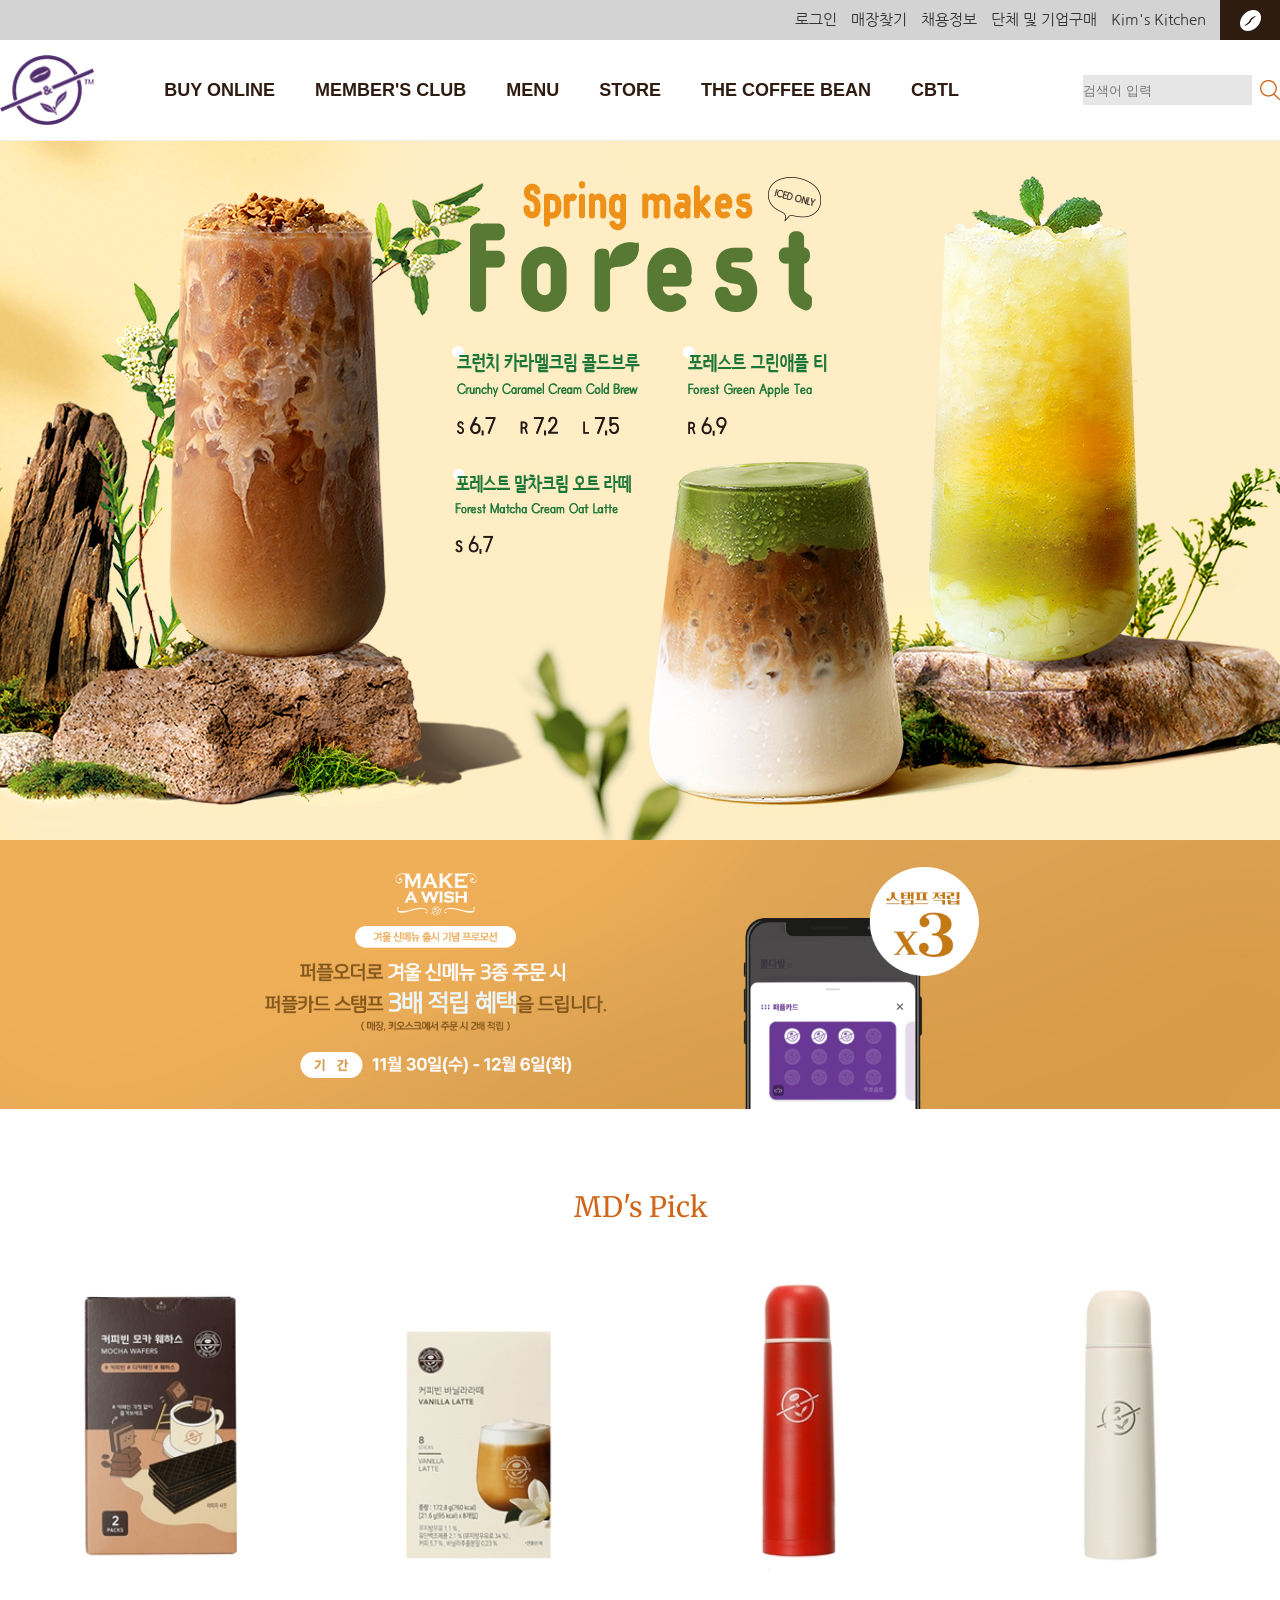
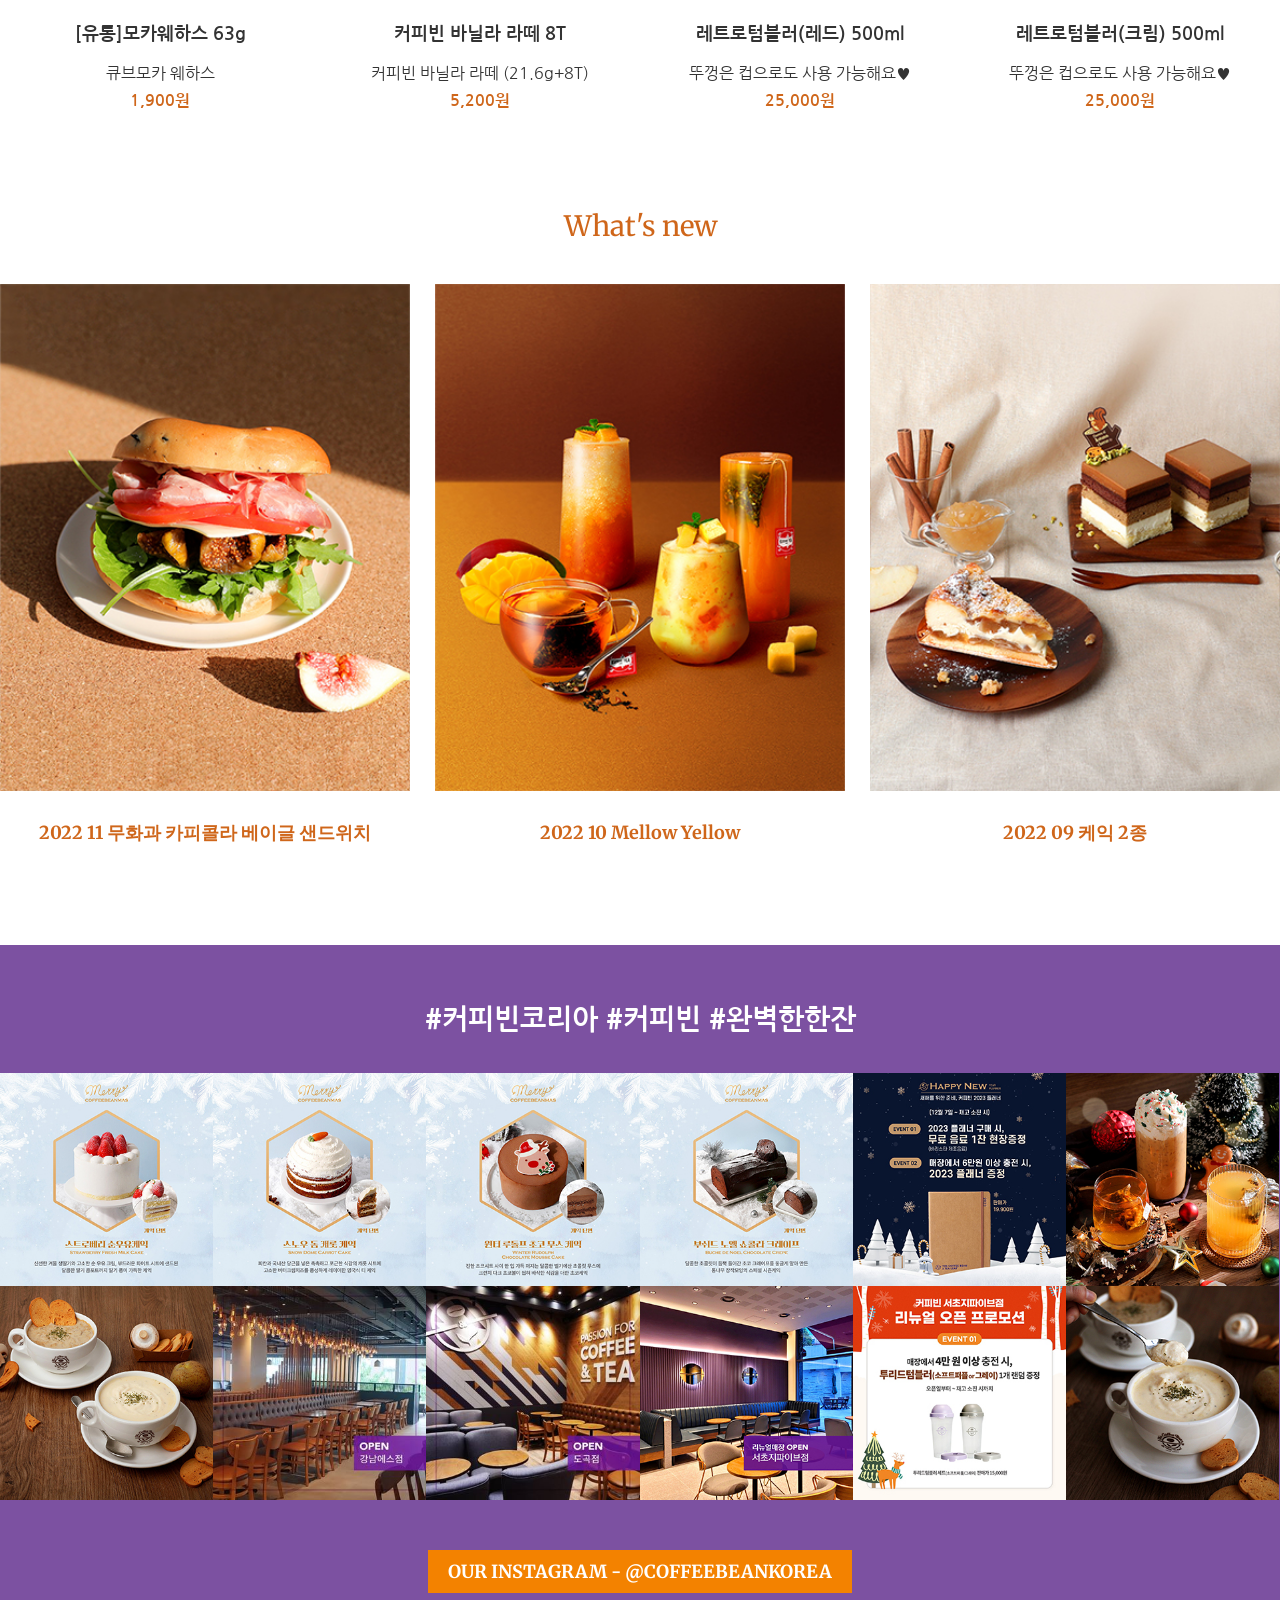
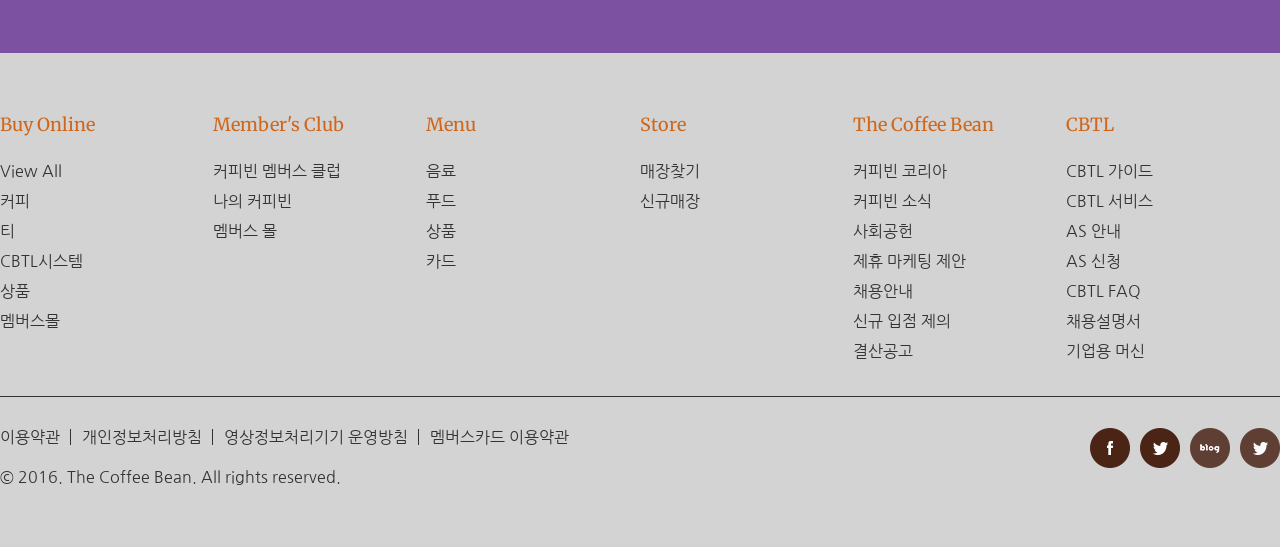
<file: index.html>
<!DOCTYPE html>
<html lang="ko">

<head>

    <meta charset="UTF-8">
    <title>커피빈코리아 | COFFEEBEAN KOREA</title>

    <!-- 구글 웹폰트 -->
    <link href="https://fonts.googleapis.com/css2?family=Merriweather:wght@300;400;700;900&family=Nanum+Gothic:wght@400;700;800&display=swap"rel="stylesheet">

    <!-- CSS -->
    <link rel="stylesheet" href="css/common.css">
    <link rel="stylesheet" href="css/reset.css">
    <link rel="stylesheet" href="css/header.css">
    <link rel="stylesheet" href="css/index.css">
    <link rel="stylesheet" href="css/footer.css">

</head>

<body>

    <header>

        <div class="header-top">

            <ul>
                <li><a href="#">로그인</a></li>
                <li><a href="#">매장찾기</a></li>
                <li><a href="#">채용정보</a></li>
                <li><a href="#">단체 및 기업구매</a></li>
                <li><a href="project/kims-kitchen/kims-kitchen.html" target="_blank">Kim's Kitchen</a></li>
                <li><a href="project/pedal/index.html" target="_blank">Pedal Faster</a></li>
            </ul>

        </div>

        <div class="header-bottom">

            <h1 class="logo"><a href="/index.html"><img src="/img/logo.png" alt="COFFEEBEAN KOREA"></a></h1>

            <nav class="gnb">
                <ul>
                    <li><a href="#">BUY ONLINE</a></li>
                    <li><a href="#">MEMBER'S CLUB</a></li>
                    <li><a href="#">MENU</a></li>
                    <li><a href="#">STORE</a></li>
                    <li class="active"><a href="/coffeebean/contents/coffeebeanstory.html">THE COFFEE BEAN</a></li>
                    <li><a href="#">CBTL</a></li>
                </ul>
            </nav>

            <div class="search">
                <form name="searchfrm">
                    <input type="text" placeholder="검색어 입력">
                    <input type="submit">
                </form>
                <!-- <button><img src="" alt=""></button> -->
            </div>

        </div>

    </header>

    <main>

        <!-- 메인 비주얼 배너(신제품):배경이미지로 구현 -->
        <article class="promotion">

            <a href="#">
                <h2>Spring makes Forest</h2>
                <p>봄을 맞이해 커피빈의 신메뉴가 출시되었습니다!</p>

                <ul>
                    <li>크런치 카라멜크림 콜드브루</li>
                    <li>포레스트 말차크림 오트라떼</li>
                    <li>포레스트 그린애플티</li>
                </ul>
            </a>

        </article>

        <!-- 이벤트 배너 : 이미지 태그 사용 -->
        <article class="event">
            <a href="#">
                <img src="img/main_event.jpg"
                    alt="겨울 신메뉴 출시 기념 프로모션 - 퍼프오더로 겨울 신메뉴 3종 주문 시 퍼플카드 스탬프 3배 적립 혜택을 드립니다. (매장, 키오스크에서 주문시 2배 적립), 기간 : 11월 30일 (수) ~ 12월 6일 (화)">
            </a>

        </article>

    </main>

    <section>
        <!-- MD's PICK -->
        <article class="md-pick">

            <h2 class="sec-tit">MD's Pick</h2>

            <div class="md-wrap clearfix">

                <div class="md-box">
                    <div class="photo">
                        <img src="img/MD01.jpg" alt="">
                        <a href="#" class="quick">Quick view</a>
                    </div>

                    <div class="caption">
                        <h3 class="name">[유통]모카웨하스 63g</h3>
                        <p class="des">큐브모카 웨하스</p>
                        <p class="price">1,900원</p>
                    </div>
                </div>

                <div class="md-box">
                    <div class="photo">
                        <img src="img/MD02.jpg" alt="">
                        <a href="#" class="quick">Quick view</a>
                    </div>

                    <div class="caption">
                        <h3 class="name">커피빈 바닐라 라떼 8T</h3>
                        <p class="des">커피빈 바닐라 라떼 (21.6g+8T)</p>
                        <p class="price">5,200원</p>
                    </div>
                </div>

                <div class="md-box">
                    <div class="photo">
                        <img src="img/MD03.jpg" alt="">
                        <a href="#" class="quick">Quick view</a>
                    </div>

                    <div class="caption">
                        <h3 class="name">레트로텀블러(레드) 500ml</h3>
                        <p class="des">뚜껑은 컵으로도 사용 가능해요♥</p>
                        <p class="price">25,000원</p>
                    </div>
                </div>

                <div class="md-box">
                    <div class="photo">
                        <img src="img/MD04.jpg" alt="">
                        <a href="#" class="quick">Quick view</a>
                    </div>

                    <div class="caption">
                        <h3 class="name">레트로텀블러(크림) 500ml</h3>
                        <p class="des">뚜껑은 컵으로도 사용 가능해요♥</p>
                        <p class="price">25,000원</p>
                    </div>
                </div>

            </div> <!-- md-wrap -->

        </article> <!-- md-pick -->

        <!-- What's NEW -->
        <article class="new clearfix">

            <h2 class="sec-tit">What's new</h2>

            <div class="new-box">
                <a href="#"><img src="img/new01.jpg" alt=""></a>
                <h3><a href="#">2022 11 무화과 카피콜라 베이글 샌드위치</a></h3>
            </div>

            <div class="new-box">
                <a href="#"><img src="img/new02.jpg" alt=""></a>
                <h3><a href="#">2022 10 Mellow Yellow</a></h3>
            </div>

            <div class="new-box">
                <a href="#"><img src="img/new03.jpg" alt=""></a>
                <h3><a href="#">2022 09 케익 2종</a></h3>
            </div>
            <!-- ::after / float 해제 -->

        </article> <!-- new -->


        <!-- Instagram -->
        <article class="instagram">

            <div class="inner">

                <div>

                    <h2 class="sec-tit">
                        <span>#커피빈코리아</span>
                        <span>#커피빈</span>
                        <span>#완벽한한잔</span>
                    </h2>

                    <u1 class="thumb-list">
                        <li><a href="#"><img src="img/sns_img01.jpg" alt=""></a></li>
                        <li><a href="#"><img src="img/sns_img02.jpg" alt=""></a></li>
                        <li><a href="#"><img src="img/sns_img03.jpg" alt=""></a></li>
                        <li><a href="#"><img src="img/sns_img04.jpg" alt=""></a></li>
                        <li><a href="#"><img src="img/sns_img05.jpg" alt=""></a></li>
                        <li><a href="#"><img src="img/sns_img06.jpg" alt=""></a></li>
                        <li><a href="#"><img src="img/sns_img07.jpg" alt=""></a></li>
                        <li><a href="#"><img src="img/sns_img08.jpg" alt=""></a></li>
                        <li><a href="#"><img src="img/sns_img09.jpg" alt=""></a></li>
                        <li><a href="#"><img src="img/sns_img10.jpg" alt=""></a></li>
                        <li><a href="#"><img src="img/sns_img11.jpg" alt=""></a></li>
                        <li><a href="#"><img src="img/sns_img12.jpg" alt=""></a></li>
                    </u1>

                    <a href="#" class="follow-btn">our instagram - @coffeebeankorea</a>

                </div>

            </div> <!-- inner -->

        </article> <!-- instagram -->

    </section>


    <footer>


        <div class="inner">

            <div class="sitemap clearfix">

                <div class="mapbox">
                    <h3>Buy Online</h3>
                    <ul>
                        <li><a href="#">View All</a></li>
                        <li><a href="#">커피</a></li>
                        <li><a href="#">티</a></li>
                        <li><a href="#">CBTL시스템</a></li>
                        <li><a href="#">상품</a></li>
                        <li><a href="#">멤버스몰</a></li>
                    </ul>
                </div>

                <div class="mapbox">
                    <h3>Member's Club</h3>
                    <ul>
                        <li><a href="#">커피빈 멤버스 클럽</a></li>
                        <li><a href="#">나의 커피빈</a></li>
                        <li><a href="#">멤버스 몰</a></li>
                    </ul>
                </div>

                <div class="mapbox">
                    <h3>Menu</h3>
                    <ul>
                        <li><a href="#">음료</a></li>
                        <li><a href="#">푸드</a></li>
                        <li><a href="#">상품</a></li>
                        <li><a href="#">카드</a></li>
                    </ul>
                </div>

                <div class="mapbox">
                    <h3>Store</h3>
                    <ul>
                        <li><a href="#">매장찾기</a></li>
                        <li><a href="#">신규매장</a></li>
                    </ul>
                </div>

                <div class="mapbox">
                    <h3>The Coffee Bean</h3>
                    <ul>
                        <li><a href="#">커피빈 코리아</a></li>
                        <li><a href="#">커피빈 소식</a></li>
                        <li><a href="#">사회공헌</a></li>
                        <li><a href="#">제휴 마케팅 제안</a></li>
                        <li><a href="#">채용안내</a></li>
                        <li><a href="#">신규 입점 제의</a></li>
                        <li><a href="#">결산공고</a></li>
                    </ul>
                </div>

                <div class="mapbox">
                    <h3>CBTL</h3>
                    <ul>
                        <li><a href="#">CBTL 가이드</a></li>
                        <li><a href="#">CBTL 서비스</a></li>
                        <li><a href="#">AS 안내</a></li>
                        <li><a href="#">AS 신청</a></li>
                        <li><a href="#">CBTL FAQ</a></li>
                        <li><a href="#">채용설명서</a></li>
                        <li><a href="#">기업용 머신</a></li>
                    </ul>
                </div>

            </div> <!-- sitemap -->

            <div class="footer-bottom">
                <div class="links">
                    <a href="#">
                        이용약관
                    </a>
                    <a href="#">개인정보처리방침</a>
                    <a href="#">영상정보처리기기 운영방침</a>
                    <a href="#">멤버스카드 이용약관</a>
                </div>


                <p>&copy; 2016. The Coffee Bean. All rights reserved.</p>

                <div class="sns clearfix">

                    <a href="#"><img src="img/ico_facebook.png" alt="페이스북 바로가기"></a>

                    <a href="#">
                        <!-- <img src="img/ico_instagram.png" alt="인스타그램 바로가기"> -->
                        인스타그램 바로가기
                    </a>

                    <a href="#">
                        <!-- <img src="img/ico_blog.png" alt="블로그 바로가기"> -->
                        블로그 바로가기
                    </a>

                    <a href="#">
                        <!-- <img src="img/ico_twitter.png" alt="트위터 바로가기"> -->
                        트위터 바로가기
                    </a>


                </div>

            </div>

        </div> <!-- inner -->


    </footer>



</body>

</html>
</file>
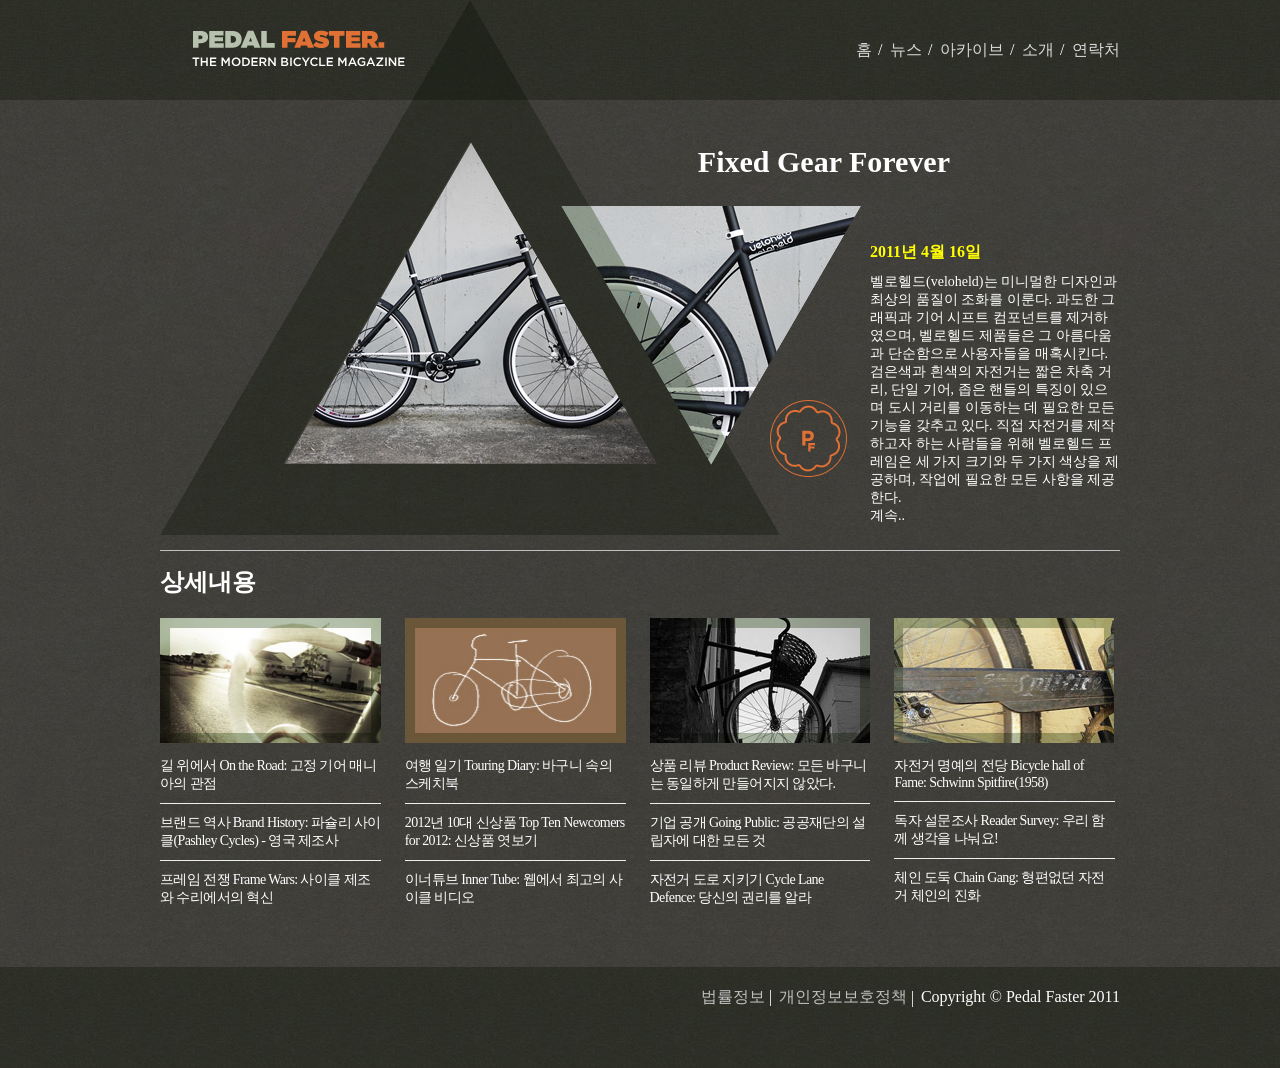
<file: project/pedal/index.html>
<!DOCTYPE html>
<html lang="ko">

<head>
    <meta charset="UTF-8">
    <title>example_Pedal Faster</title>

    <link rel="stylesheet" href="../pedal/css/example_answer.css">

</head>

<body> <!-- 너비 높이 값 주지 않기 -->

    <header>

        <div class="inner clear">
            <h1 class="logo">
                <a href="#"><img src="../pedal/images/logo.png" alt="Pedal faster"></a>
        
            </h1>

            <nav class="gnb">
                <ul>
                    <li>
                        <!-- ::before -->
                        <a href="#">홈</a>
                        <!-- ::after -->
                    </li>
                    <li><a href="#">뉴스</a></li>
                    <li><a href="#">아카이브</a></li>
                    <li><a href="#">소개</a></li>
                    <li><a href="#">연락처</a></li>
                </ul>
            </nav>
            <!-- ::after / float 해제 -->
        </div>

    </header>

    <section> <!-- class 설정 x -->

        <article class="about">

            <h2 class="title">Fixed Gear Forever</h2>
            <!-- 제목의 요소가 한 개일 때는 div로 묶지 않고 제목 덩어리로 쓰기 -->

            <div class="txt-box">
                <p>2011년 4월 16일</p>

                <p>
                    벨로헬드(veloheld)는 미니멀한 디자인과 최상의 품질이 조화를 이룬다. 과도한 그래픽과 기어 시프트 컴포넌트를 제거하였으며, 벨로헬드 제품들은 그 아름다움과 단순함으로
                    사용자들을 매혹시킨다. 검은색과 흰색의 자전거는 짧은 차축 거리, 단일 기어, 좁은 핸들의 특징이 있으며 도시 거리를 이동하는 데 필요한 모든 기능을 갖추고 있다.

                    직접 자전거를 제작하고자 하는 사람들을 위해 벨로헬드 프레임은 세 가지 크기와 두 가지 색상을 제공하며, 작업에 필요한 모든 사항을 제공한다.

                    <br>

                    <a href="#">계속..</a>
                </p>

            </div>

        </article>

        <article class="content">

            <h2 class="title">상세내용</h2>

            <div class="box-wrap clear">

                <div class="box">
                    <img src="images/more1.jpg" alt="road">
                    <p>길 위에서 On the Road: 고정 기어 매니아의 관점</p>
                    <p>브랜드 역사 Brand History: 파슐리 사이클(Pashley Cycles) - 영국 제조사</p>
                    <p>프레임 전쟁 Frame Wars: 사이클 제조와 수리에서의 혁신</p>
                </div>

                <div class="box">
                    <img src="images/more2.jpg" alt="sketch">
                    <p>여행 일기 Touring Diary: 바구니 속의 스케치북</p>
                    <p>2012년 10대 신상품 Top Ten Newcomers for 2012: 신상품 엿보기</p>
                    <p>이너튜브 Inner Tube: 웹에서 최고의 사이클 비디오</p>
                </div>

                <div class="box">

                    <img src="images/more3.jpg" alt="review">

                    <ul>
                        <li>상품 리뷰 Product Review: 모든 바구니는 동일하게 만들어지지 않았다.</li>
                        <li>기업 공개 Going Public: 공공재단의 설립자에 대한 모든 것</li>
                        <li>자전거 도로 지키기 Cycle Lane Defence: 당신의 권리를 알라</li>
                    </ul>

                </div>

                <div class="box">

                    <img src="images/more4.jpg" alt="hall">

                    <ul>
                        <li>자전거 명예의 전당 Bicycle hall of Fame: Schwinn Spitfire(1958)</li>
                        <li>독자 설문조사 Reader Survey: 우리 함께 생각을 나눠요!</li>
                        <li>체인 도둑 Chain Gang: 형편없던 자전거 체인의 진화</li>
                    </ul>

                </div>
                <!-- ::after / float해제 -->
            </div> 

        </article>

    </section>

    <footer>

        <p>
        <ul class="links">

            <li>
                <!-- ::before -->
                <a href="#">법률정보</a>
                 <!-- ::after -->
            </li>
            <li><a href="#">개인정보보호정책</a></li>
            <li>Copyright &copy; Pedal Faster 2011</li>
        </ul>
        </p>

    </footer>







</body>

</html>
</file>
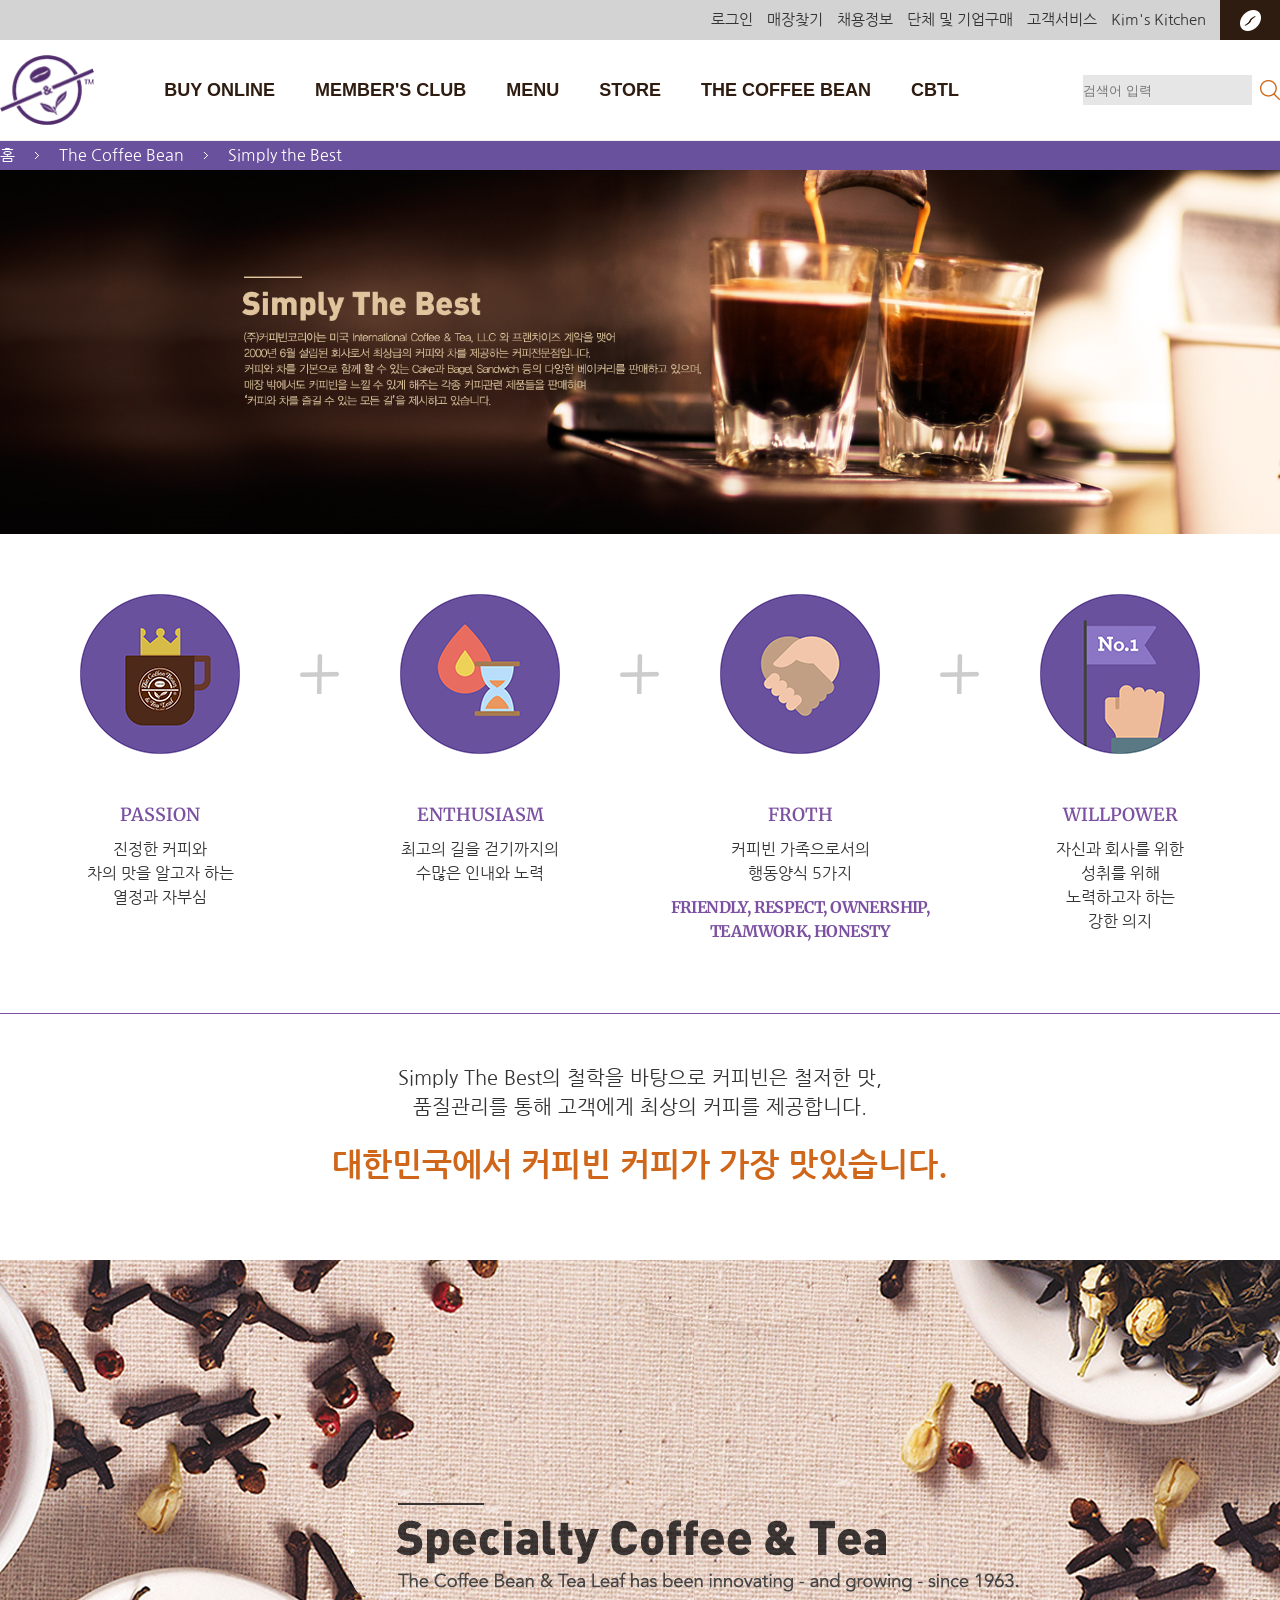
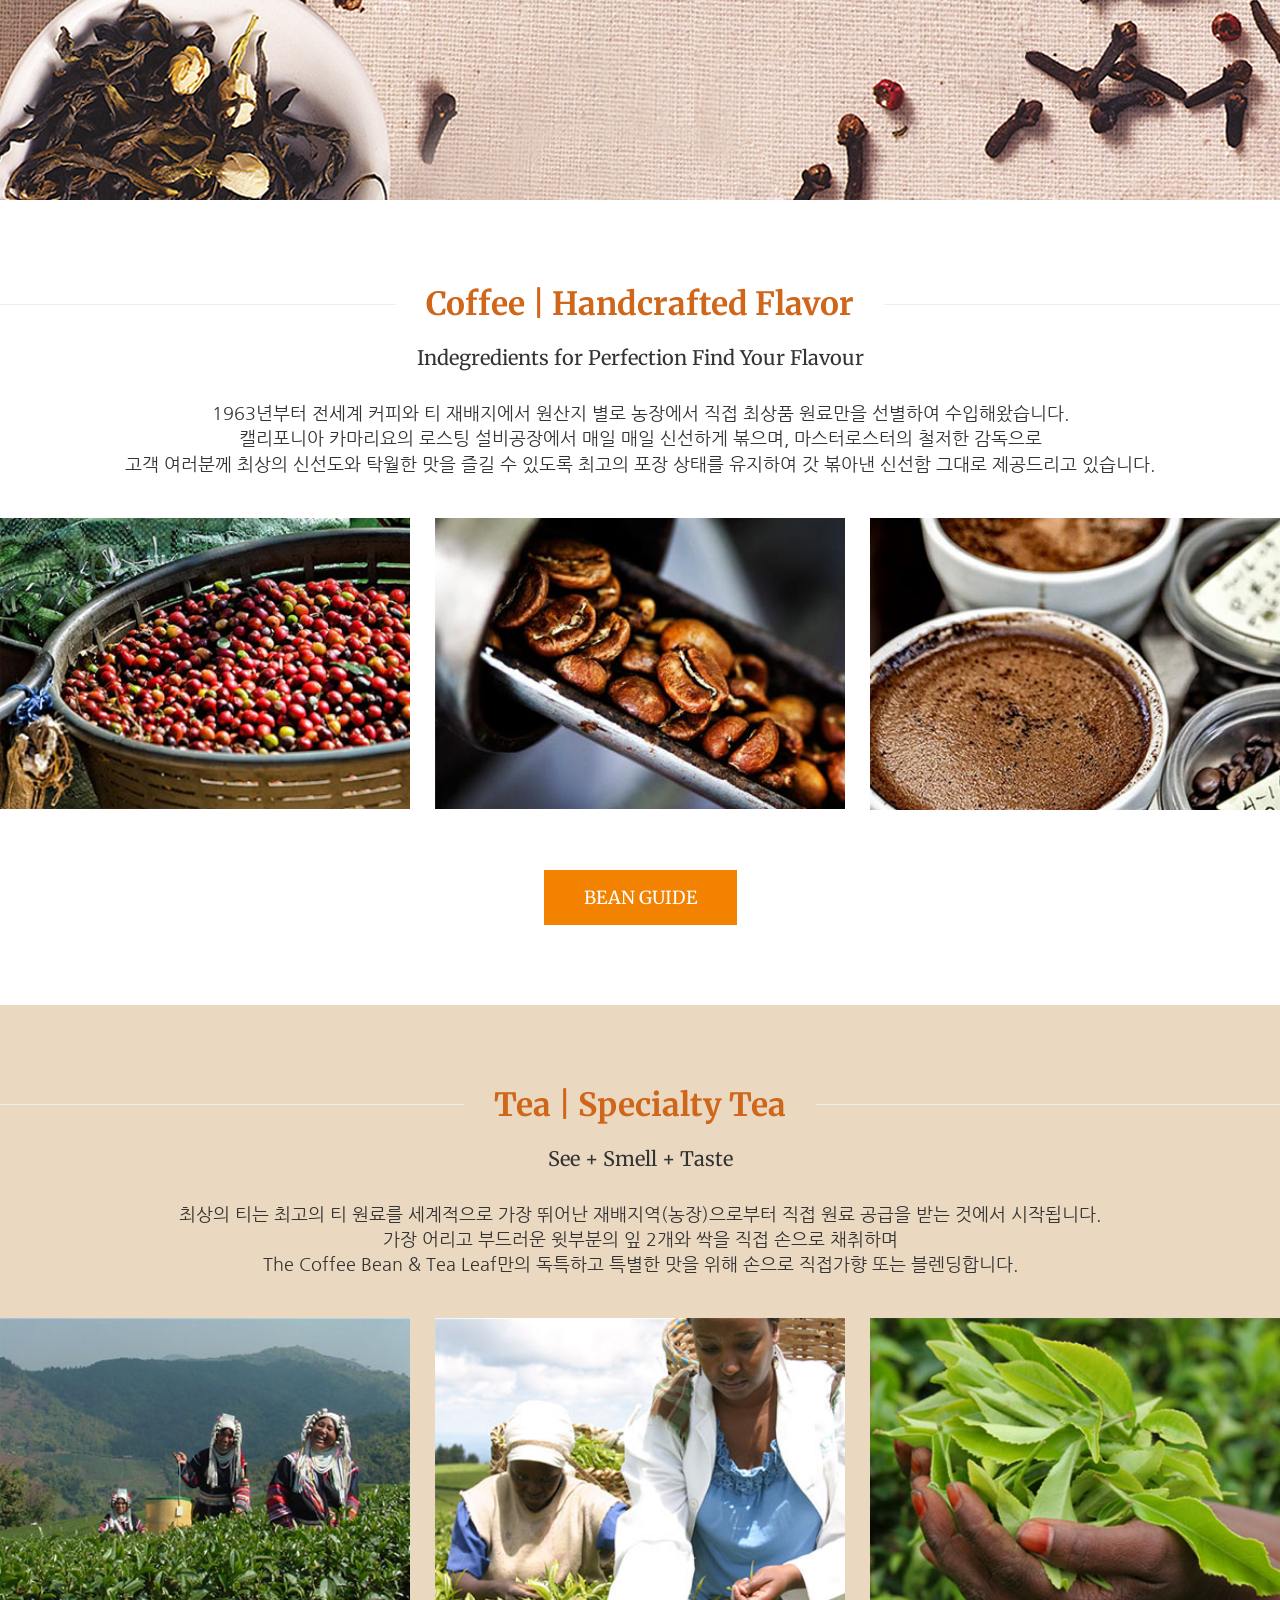
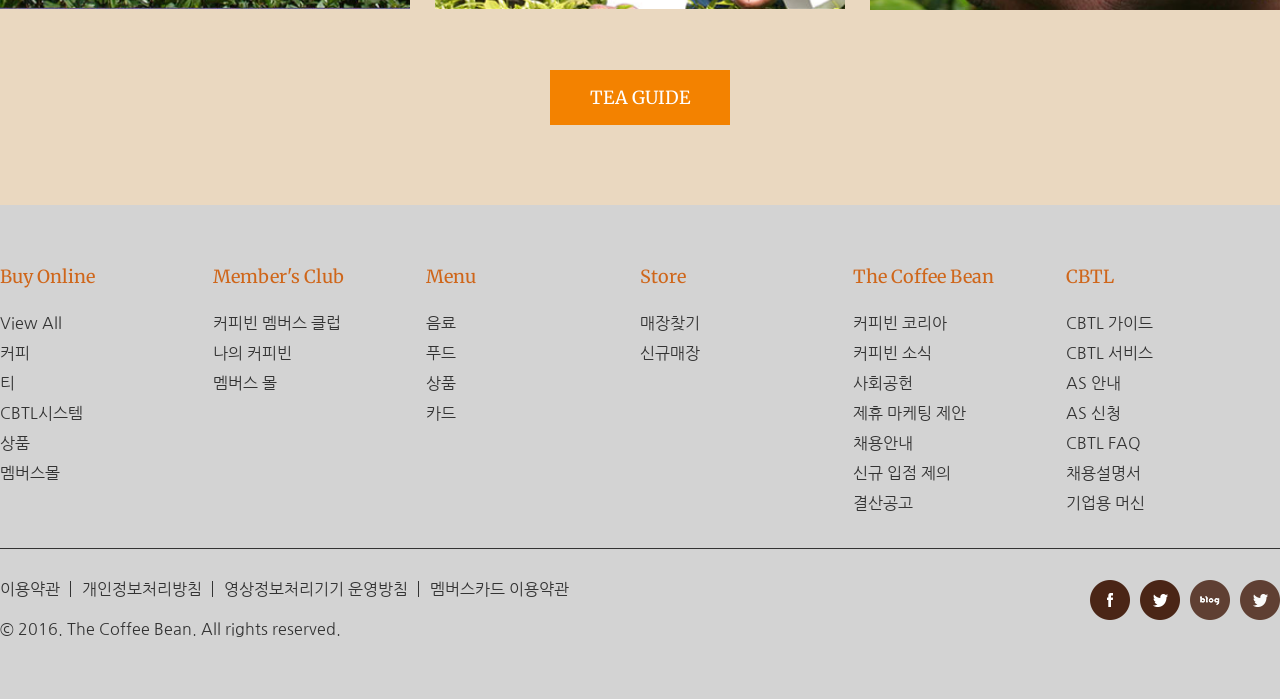
<file: contents/coffeebeanstory.html>
<!DOCTYPE html>
<html lang="ko">

<head>
    <meta charset="UTF-8">
    <title>coffeebeanstory</title>

    <link
        href="https://fonts.googleapis.com/css2?family=Merriweather:wght@300;400;700;900&family=Nanum+Gothic:wght@400;700;800&display=swap"
        rel="stylesheet">

    <link rel="stylesheet" href="/css/reset.css">
    <link rel="stylesheet" href="/css/common.css">
    <link rel="stylesheet" href="/css/footer.css">
    <link rel="stylesheet" href="/css/header.css">
    <!-- <link rel="stylesheet" href="../css/header.css"> -->
    <link rel="stylesheet" href="/contents/css/coffeebeanstory.css"> <!-- 상위폴더로 이동 X -->
    <!--  <link rel="stylesheet" href="../css/footer.css"> -->

</head>

<body>

    <header>

        <div class="header-top">

            <ul>
                <li><a href="#">로그인</a></li>
                <li><a href="#">매장찾기</a></li>
                <li><a href="#">채용정보</a></li>
                <li><a href="#">단체 및 기업구매</a></li>
                <li><a href="#">고객서비스</a></li>
                <li><a href="/project/kims-kitchen/kims-kitchen.html" target="_blank">Kim's Kitchen</a></li>
                <li><a href="/project/pedal/index.html" target="_blank">Pedal Faster</a></li>
            </ul>

        </div>

        <div class="header-bottom">

            <h1 class="logo"><a href="/index.html"><img src="img/logo.png" alt="COFFEEBEAN KOREA"></a></h1>

            <nav class="gnb">
                <ul>
                    <li><a href="#">BUY ONLINE</a></li>
                    <li><a href="#">MEMBER'S CLUB</a></li>
                    <li><a href="#">MENU</a></li>
                    <li><a href="#">STORE</a></li>
                    <li><a href="/contents/coffeebeanstory.html">THE COFFEE BEAN</a></li>
                    <li><a href="#">CBTL</a></li>
                </ul>
            </nav>

            <div class="search">
                <form name="searchfrm">
                    <input type="text" placeholder="검색어 입력">
                    <input type="submit">
                </form>
                <!-- <button><img src="" alt=""></button> -->
            </div>

        </div>

    </header>

    <!-- 여기부터 본문시작 -->

    <nav class="breadcrumb"> <!-- 길찾기 -->
        <ul class="inner">
            <li>
                <a href="#">홈</a>

            </li>

            <li>
                <a href="#">The Coffee Bean</a>

            </li>

            <li>
                <a href="#">Simply the Best</a>

            </li>
        </ul>
    </nav>

    <main>
        <img src="img/bg_coffeebean-korea_banner01.jpg"
            alt="Simply the best - (주)커피빈코리아는 미국 international coffee & tea, LCC와 프랜차이즈 계약을 맺어 2000년 6월 설립된 회사로서 최상급의 커피와 차를 제공하는 커피 전문점입니다. 커피와 차를 기본으로 함께 할 수 있는 케이크와 베이글, 샌드위치 등의 다양한 베이커리를 판매하고 있으며, 매장 밖에서도 커피빈을 느낄 수 있게 해주는 각종 커피관련 제품들을 판매하여 '커피와 차를 즐길 수 있는 모든 길'을 제시하고 있습니다.">
        <!-- 빈 태그로 남기지 않기 alt=사진설명 입력할 것-->
    </main>

    <!-- ******************************************************************************* -->

    <section>

        <!-- article1. 핵심가치 및 철학 -->
        <article class="value">

            <ul class="value-list"> <!-- 핵심가치 -->

                <li>
                    <img src="img/simply_img_1.gif" alt="">

                    <div class="txt-box">
                        <h3>passion</h3>
                        <p>진정한 커피와<br>차의 맛을 알고자 하는<br>열정과 자부심</p>
                    </div>
                </li>

                <li>
                    <img src="img/simply_img_2.gif" alt="">

                    <div class="txt-box">
                        <h3>enthusiasm</h3>
                        <p>최고의 길을 걷기까지의<br>수많은 인내와 노력</p>
                    </div>
                </li>

                <li>
                    <img src="img/simply_img_3.gif" alt="">

                    <dl>
                        <dt>froth</dt>
                        <dd>커피빈 가족으로서의<br>행동양식 5가지</dd>
                        <dd class="point">friendly, respect, ownership, teamwork, honesty</dd>
                    </dl>
                </li>

                <li>
                    <img src="img/simply_img_4.gif" alt="">

                    <dl>
                        <dt>willpower</dt>
                        <dd>자신과 회사를 위한<br>성취를 위해<br>노력하고자 하는<br>강한 의지</dd>
                    </dl>

                </li>

            </ul>

            <div class="value-des"> <!-- 설명 & 결론 -->
                <p>
                    Simply The Best의 철학을 바탕으로 커피빈은 철저한 맛,<br>품질관리를 통해 고객에게 최상의 커피를 제공합니다.
                </p>
                <p class="conclusion">대한민국에서 커피빈 커피가 가장 맛있습니다.</p>
            </div>

        </article>

        <!-- article2. 스페셜티 커피 & 티 배너 -->


        <article class="specialty">
            <img src="img/bg_coffeebean-korea_banner02.jpg"
                alt="Specialty coffee & tea - The Coffee Bean & Tea Leaf has been innovation and growing. (Since 1963)">
        </article>

        <!-- article3. 커피 -->
        <article class="product">

            <!-- article3-1. 커피 -->
            <article class="coffee">

                <h2 class="title"><span>Coffee | Handcrafted Flavor</span></h2>
                <h3 class="sub-title">Indegredients for Perfection Find Your Flavour</h3>
                <p class="description">
                    1963년부터 전세계 커피와 티 재배지에서 원산지 별로 농장에서 직접 최상품 원료만을 선별하여 수입해왔습니다. <br>
                    캘리포니아 카마리요의 로스팅 설비공장에서 매일 매일 신선하게 볶으며, 마스터로스터의 철저한 감독으로 <br>
                    고객 여러분께 최상의 신선도와 탁월한 맛을 즐길 수 있도록 최고의 포장 상태를 유지하여 갓 볶아낸 신선함 그대로 제공드리고 있습니다.
                </p>

                <ul class="img-list">
                    <li><img src="img/simply_box3_img01.jpg" alt=""></li>
                    <li><img src="img/simply_box3_img02.jpg" alt=""></li>
                    <li><img src="img/simply_box3_img03.jpg" alt=""></li>
                </ul>

                <div class="btn">
                    <a href="#">Bean Guide</a>
                </div>

            </article>


            <!-- article3-2. 차 -->
            <article class="tea">

                <div class="inner">

                    <h2 class="title"><span>Tea | Specialty Tea</span></h2>
                    <h3 class="sub-title">See + Smell + Taste</h3>
                    <p class="description">
                        최상의 티는 최고의 티 원료를 세계적으로 가장 뛰어난 재배지역(농장)으로부터 직접 원료 공급을 받는 것에서 시작됩니다.<br>
                        가장 어리고 부드러운 윗부분의 잎 2개와 싹을 직접 손으로 채취하며 <br> The Coffee Bean &amp; Tea Leaf만의 독특하고 특별한 맛을 위해 손으로
                        직접가향
                        또는 블렌딩합니다.
                    </p>

                    <ul class="img-list">
                        <li><img src="img/simply_box3_img04.jpg" alt=""></li>
                        <li><img src="img/simply_box3_img05.jpg" alt=""></li>
                        <li><img src="img/simply_box3_img06.jpg" alt=""></li>
                    </ul>

                    <div class="btn"><a href="#">Tea guide</a></div>
                </div>

            </article>
        </article>

    </section>

    <!-- 본문내용 끝 -->

    <footer>

        <div class="inner">

            <div class="sitemap clearfix">

                <div class="mapbox">
                    <h3>Buy Online</h3>
                    <ul>
                        <li><a href="#">View All</a></li>
                        <li><a href="#">커피</a></li>
                        <li><a href="#">티</a></li>
                        <li><a href="#">CBTL시스템</a></li>
                        <li><a href="#">상품</a></li>
                        <li><a href="#">멤버스몰</a></li>
                    </ul>
                </div>

                <div class="mapbox">
                    <h3>Member's Club</h3>
                    <ul>
                        <li><a href="#">커피빈 멤버스 클럽</a></li>
                        <li><a href="#">나의 커피빈</a></li>
                        <li><a href="#">멤버스 몰</a></li>
                    </ul>
                </div>

                <div class="mapbox">
                    <h3>Menu</h3>
                    <ul>
                        <li><a href="#">음료</a></li>
                        <li><a href="#">푸드</a></li>
                        <li><a href="#">상품</a></li>
                        <li><a href="#">카드</a></li>
                    </ul>
                </div>

                <div class="mapbox">
                    <h3>Store</h3>
                    <ul>
                        <li><a href="#">매장찾기</a></li>
                        <li><a href="#">신규매장</a></li>
                    </ul>
                </div>

                <div class="mapbox">
                    <h3>The Coffee Bean</h3>
                    <ul>
                        <li><a href="#">커피빈 코리아</a></li>
                        <li><a href="#">커피빈 소식</a></li>
                        <li><a href="#">사회공헌</a></li>
                        <li><a href="#">제휴 마케팅 제안</a></li>
                        <li><a href="#">채용안내</a></li>
                        <li><a href="#">신규 입점 제의</a></li>
                        <li><a href="#">결산공고</a></li>
                    </ul>
                </div>

                <div class="mapbox">
                    <h3>CBTL</h3>
                    <ul>
                        <li><a href="#">CBTL 가이드</a></li>
                        <li><a href="#">CBTL 서비스</a></li>
                        <li><a href="#">AS 안내</a></li>
                        <li><a href="#">AS 신청</a></li>
                        <li><a href="#">CBTL FAQ</a></li>
                        <li><a href="#">채용설명서</a></li>
                        <li><a href="#">기업용 머신</a></li>
                    </ul>
                </div>

            </div> <!-- sitemap -->

            <div class="footer-bottom">
                <div class="links">
                    <a href="#">
                        이용약관
                    </a>
                    <a href="#">개인정보처리방침</a>
                    <a href="#">영상정보처리기기 운영방침</a>
                    <a href="#">멤버스카드 이용약관</a>
                </div>


                <p>&copy; 2016. The Coffee Bean. All rights reserved.</p>

                <div class="sns clearfix">

                    <a href="#"><img src="img/ico_facebook.png" alt="페이스북 바로가기"></a>

                    <a href="#">
                        <!-- <img src="img/ico_instagram.png" alt="인스타그램 바로가기"> -->
                        인스타그램 바로가기
                    </a>

                    <a href="#">
                        <!-- <img src="img/ico_blog.png" alt="블로그 바로가기"> -->
                        블로그 바로가기
                    </a>

                    <a href="#">
                        <!-- <img src="img/ico_twitter.png" alt="트위터 바로가기"> -->
                        트위터 바로가기
                    </a>


                </div>

            </div>

        </div> <!-- inner -->


    </footer>


</body>

</html>
</file>
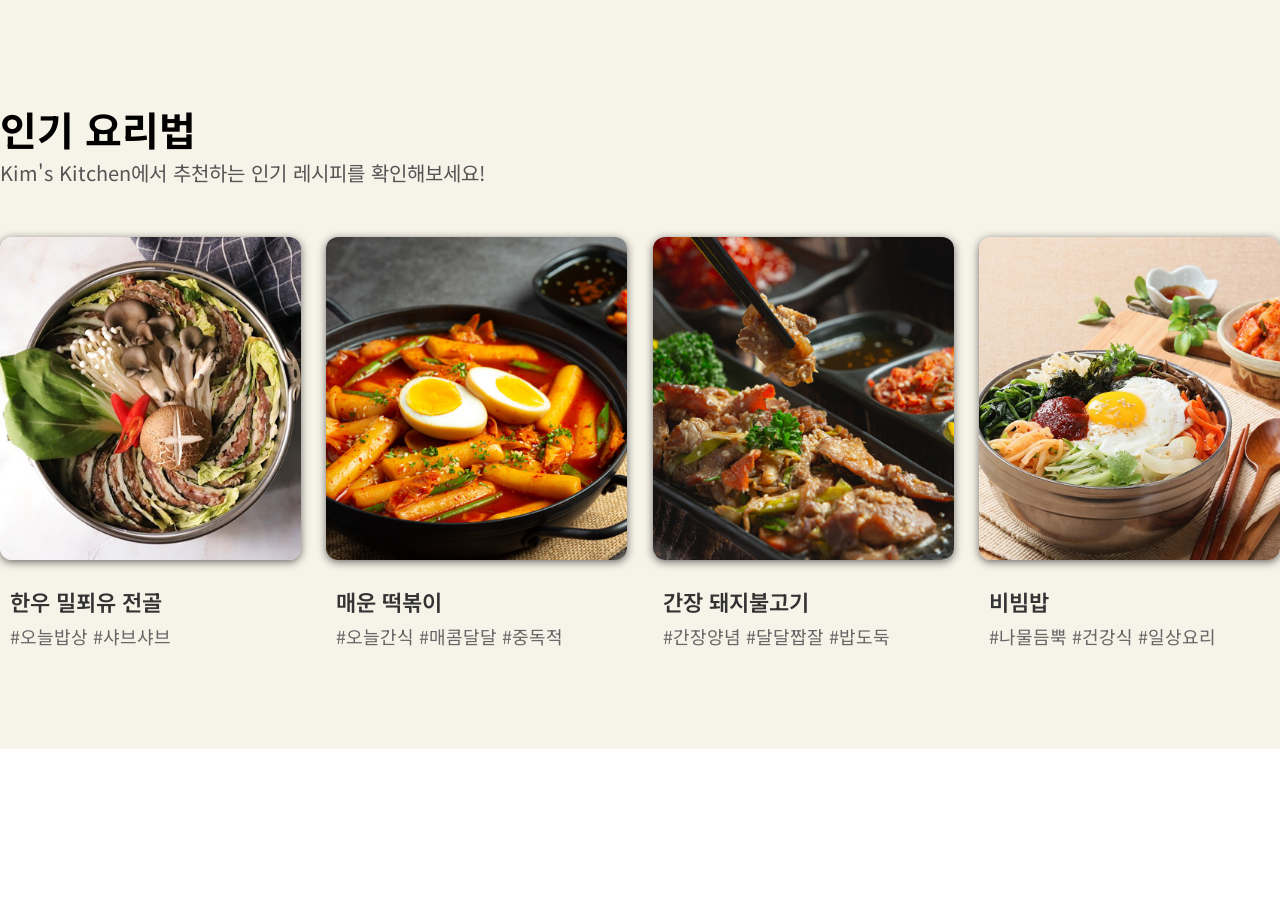
<file: project/kims-kitchen/kims-kitchen.html>
<!DOCTYPE html>
<html lang="ko">

<head>
    <meta charset="UTF-8">
    <title>Kim's kitchen | 킴스 키친</title>

    <!-- 구글 웹폰트 -->
    <link href="https://fonts.googleapis.com/css2?family=Noto+Sans+KR:wght@100..900&display=swap" rel="stylesheet">

    <link rel="stylesheet" href="css/kims-kitchen.css">
</head>

<body>

    <div class="container">

        <div class="recipe">

            <div class="title">
                <h2>인기 요리법</h2>
                <p>Kim's Kitchen에서 추천하는 인기 레시피를 확인해보세요!</p>
            </div>

            <div class="content clearfix">

                <div class="box">
                    <img src="img/example1/shabu_1.jpg" alt="한우 밀푀유 전골">

                    <div class="info">
                        <h3><a href="contents/recipe-detail.html">한우 밀푀유 전골</a></h3>
                        <p>#오늘밥상 #샤브샤브</p>
                    </div>
                </div>

                <div class="box">
                    <img src="img/example1/tteokbokki_1.jpg" alt="매운 떡볶이">

                    <div class="info">
                        <h3><a href="contents/recipe-detail2.html">매운 떡볶이</a></h3>
                        <p>#오늘간식 #매콤달달 #중독적</p>
                    </div>
                </div>

                <div class="box">
                    <img src="img/example1/bulgogi_1.jpg" alt="간장 돼지불고기">

                    <div class="info">
                        <h3><a href="contents/recipe-detail3.html">간장 돼지불고기</a></h3>
                        <p>#간장양념 #달달짭잘 #밥도둑</p>
                    </div>
                </div>

                <div class="box">
                    <img src="img/example1/bibimbap_1.jpg" alt="비빔밥">

                    <div class="info">
                        <h3><a href="contents/recipe-detail4.html">비빔밥</a></h3>
                        <p>#나물듬뿍 #건강식 #일상요리</p>
                    </div>
                </div>

            </div>
            <!-- ::after / float 해제 -->

        </div>

    </div>

</body>

</html>
</file>
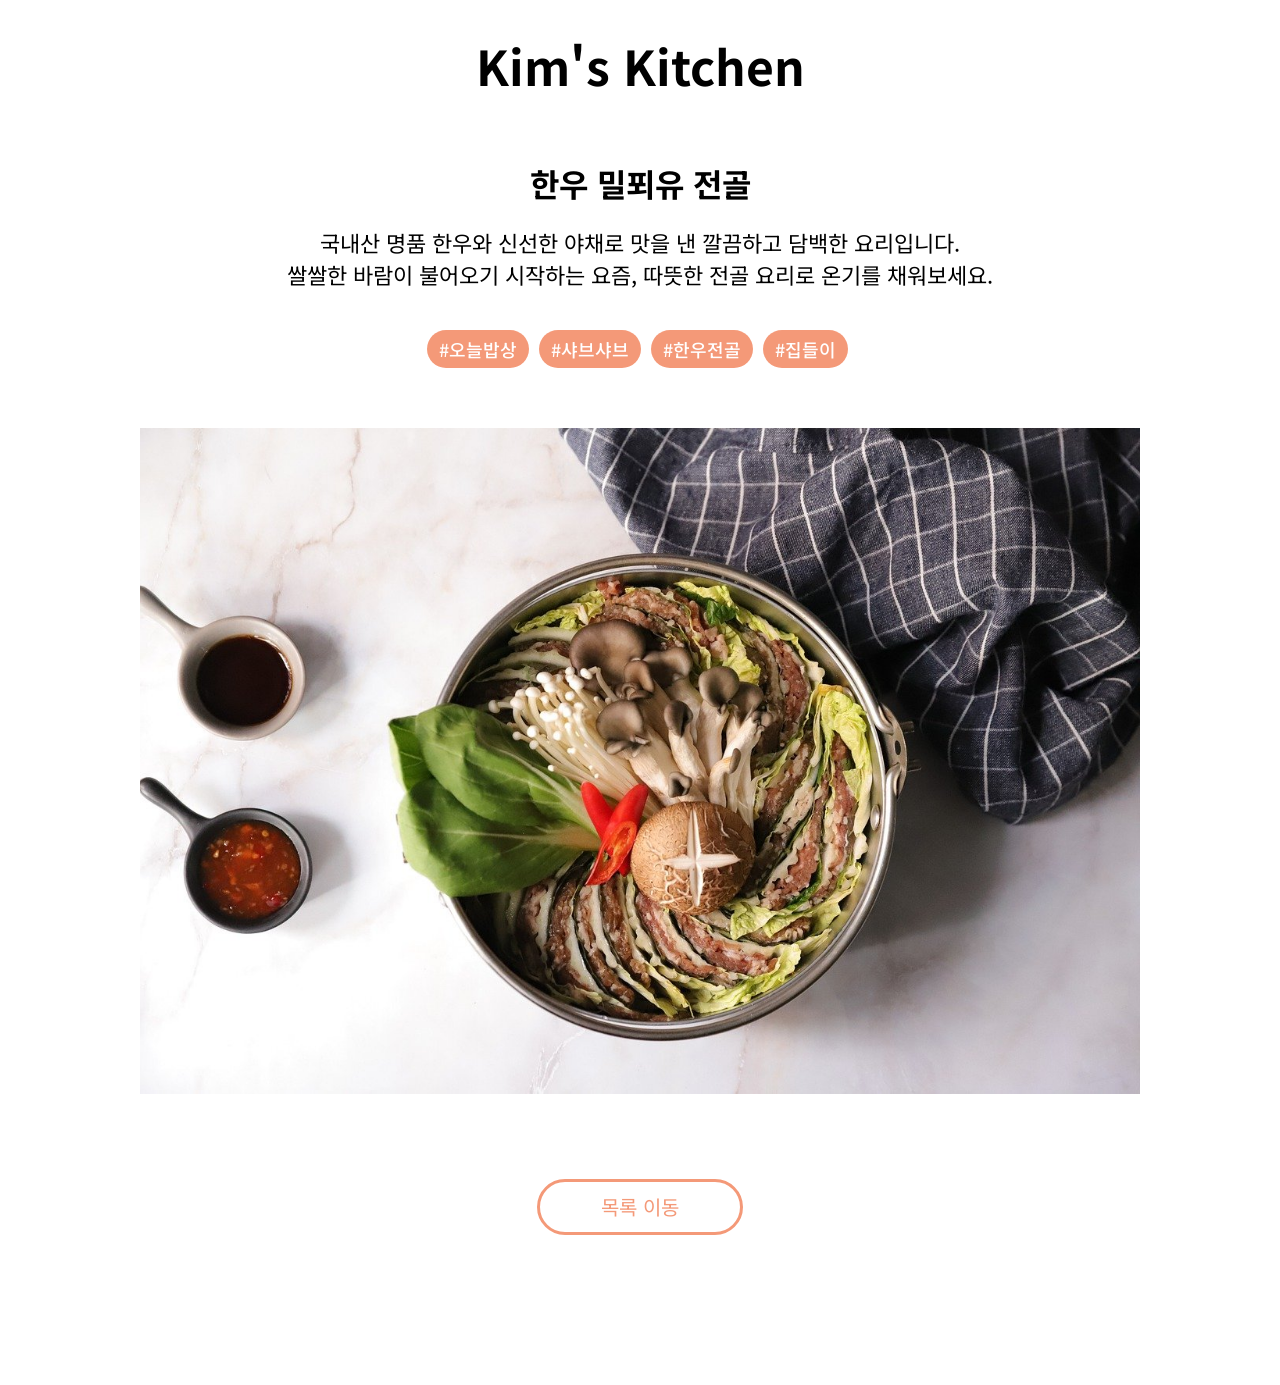
<file: project/kims-kitchen/contents/recipe-detail.html>
<!DOCTYPE html>
<html lang="ko">
    <head>
        <meta charset="utf-8">
        <title>Kim's kitchen | 킴스 키친</title>

        <link href="https://fonts.googleapis.com/css2?family=Noto+Sans+KR:wght@100..900&display=swap" rel="stylesheet">

        <link rel="stylesheet" href="css/recipe-detail.css">
    </head>

    <body>
    
        <h1>Kim's Kitchen</h1>

        <div class="detail-content">

            <div class="title">

                <h2>한우 밀푀유 전골</h2>

                <p class="des">
                    국내산 명품 한우와 신선한 야채로 맛을 낸 깔끔하고 담백한 요리입니다.<br>
                    쌀쌀한 바람이 불어오기 시작하는 요즘, 따뜻한 전골 요리로 온기를 채워보세요.
                </p>

                <p class="keyword">
                    <span>#오늘밥상</span>
                    <span>#샤브샤브</span>
                    <span>#한우전골</span>
                    <span>#집들이</span>
                </p>

            </div>

            <div class="main-img">
                <img src="../img/example1/shabu_detail.jpg" alt="한우 밀푀유 전골 상차림">
            </div>

            <a href="../kims-kitchen.html" class="back">목록 이동</a>

        </div>

    </body>
</html>
</file>
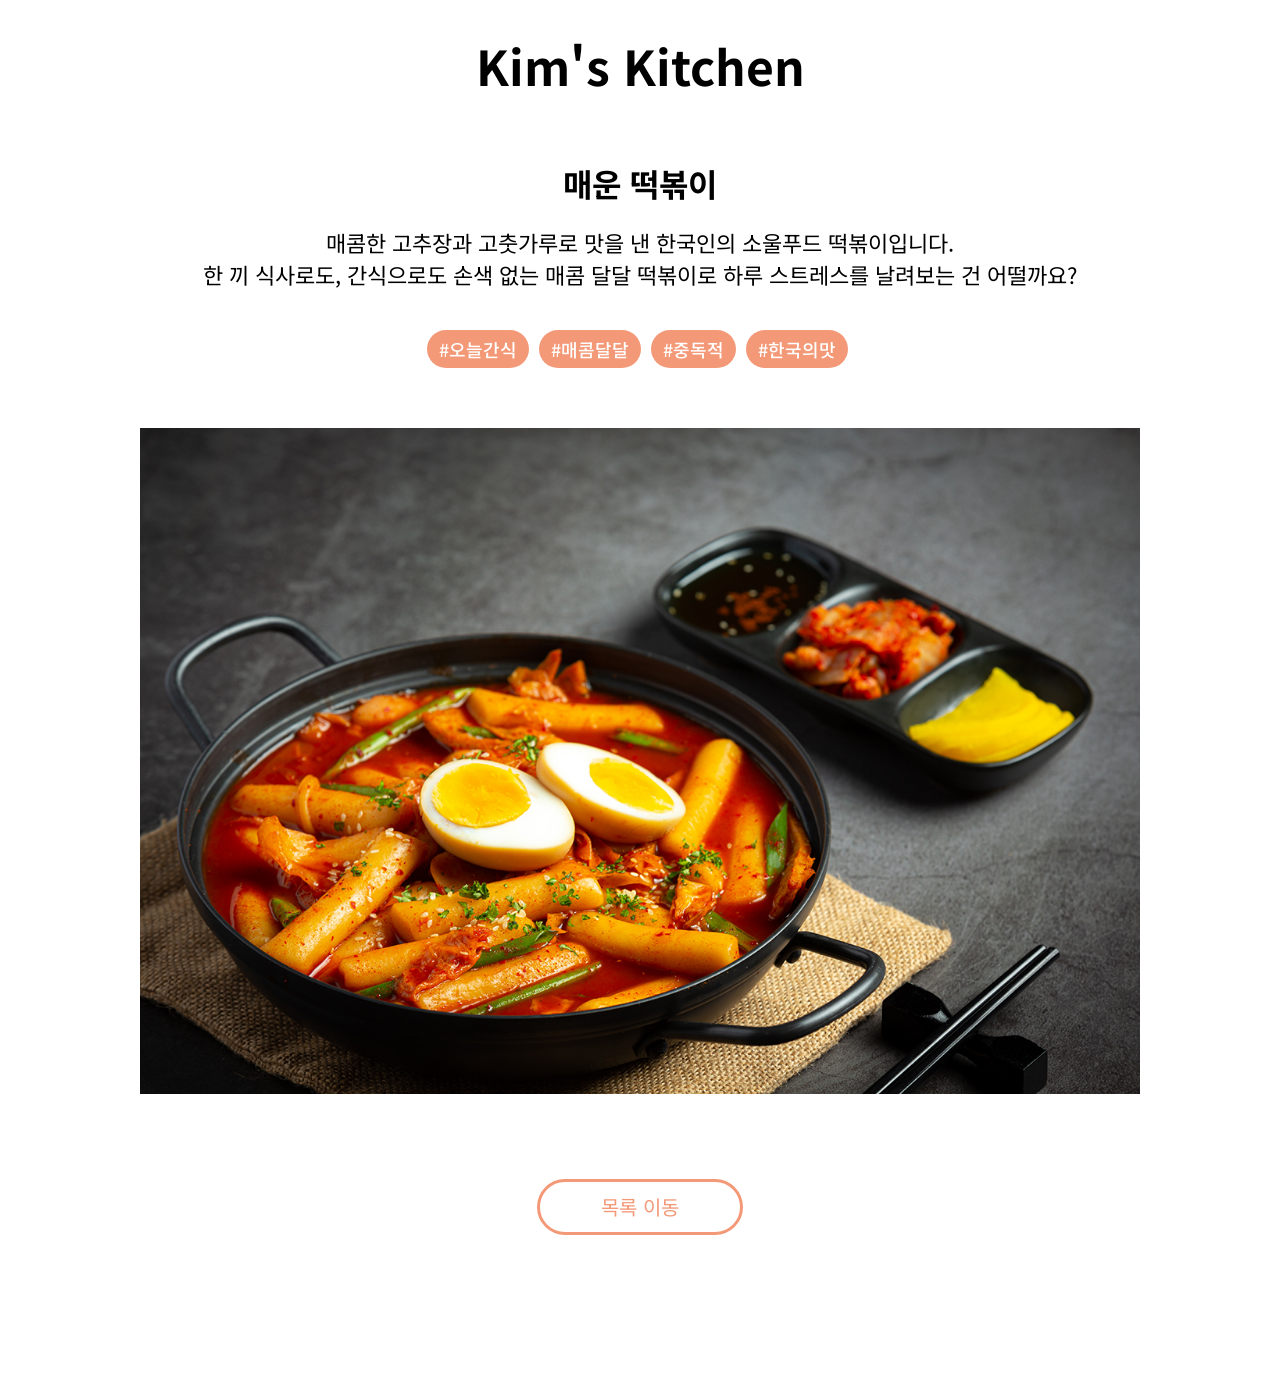
<file: project/kims-kitchen/contents/recipe-detail2.html>
<!DOCTYPE html>
<html lang="ko">
    <head>
        <meta charset="utf-8">
        <title>Kim's kitchen | 킴스 키친</title>

        <link href="https://fonts.googleapis.com/css2?family=Noto+Sans+KR:wght@100..900&display=swap" rel="stylesheet">

        <link rel="stylesheet" href="css/recipe-detail.css">
    </head>

    <body>
    
        <h1>Kim's Kitchen</h1>

        <div class="detail-content">

            <div class="title">

                <h2>매운 떡볶이</h2>

                <p class="des">
                  매콤한 고추장과 고춧가루로 맛을 낸 한국인의 소울푸드 떡볶이입니다.<br> 한 끼 식사로도, 간식으로도 손색 없는 매콤 달달 떡볶이로 하루 스트레스를 날려보는 건 어떨까요?
                </p>

                <p class="keyword">
                    <span>#오늘간식</span>
                    <span>#매콤달달</span>
                    <span>#중독적</span>
                    <span>#한국의맛</span>
                </p>

            </div>

            <div class="main-img">
                <img src="../img/example1/tteokbokko_detail.jpg" alt="매운 떡볶이 상차림">
            </div>

            <a href="../kims-kitchen.html" class="back">목록 이동</a>

        </div>

    </body>
</html>
</file>
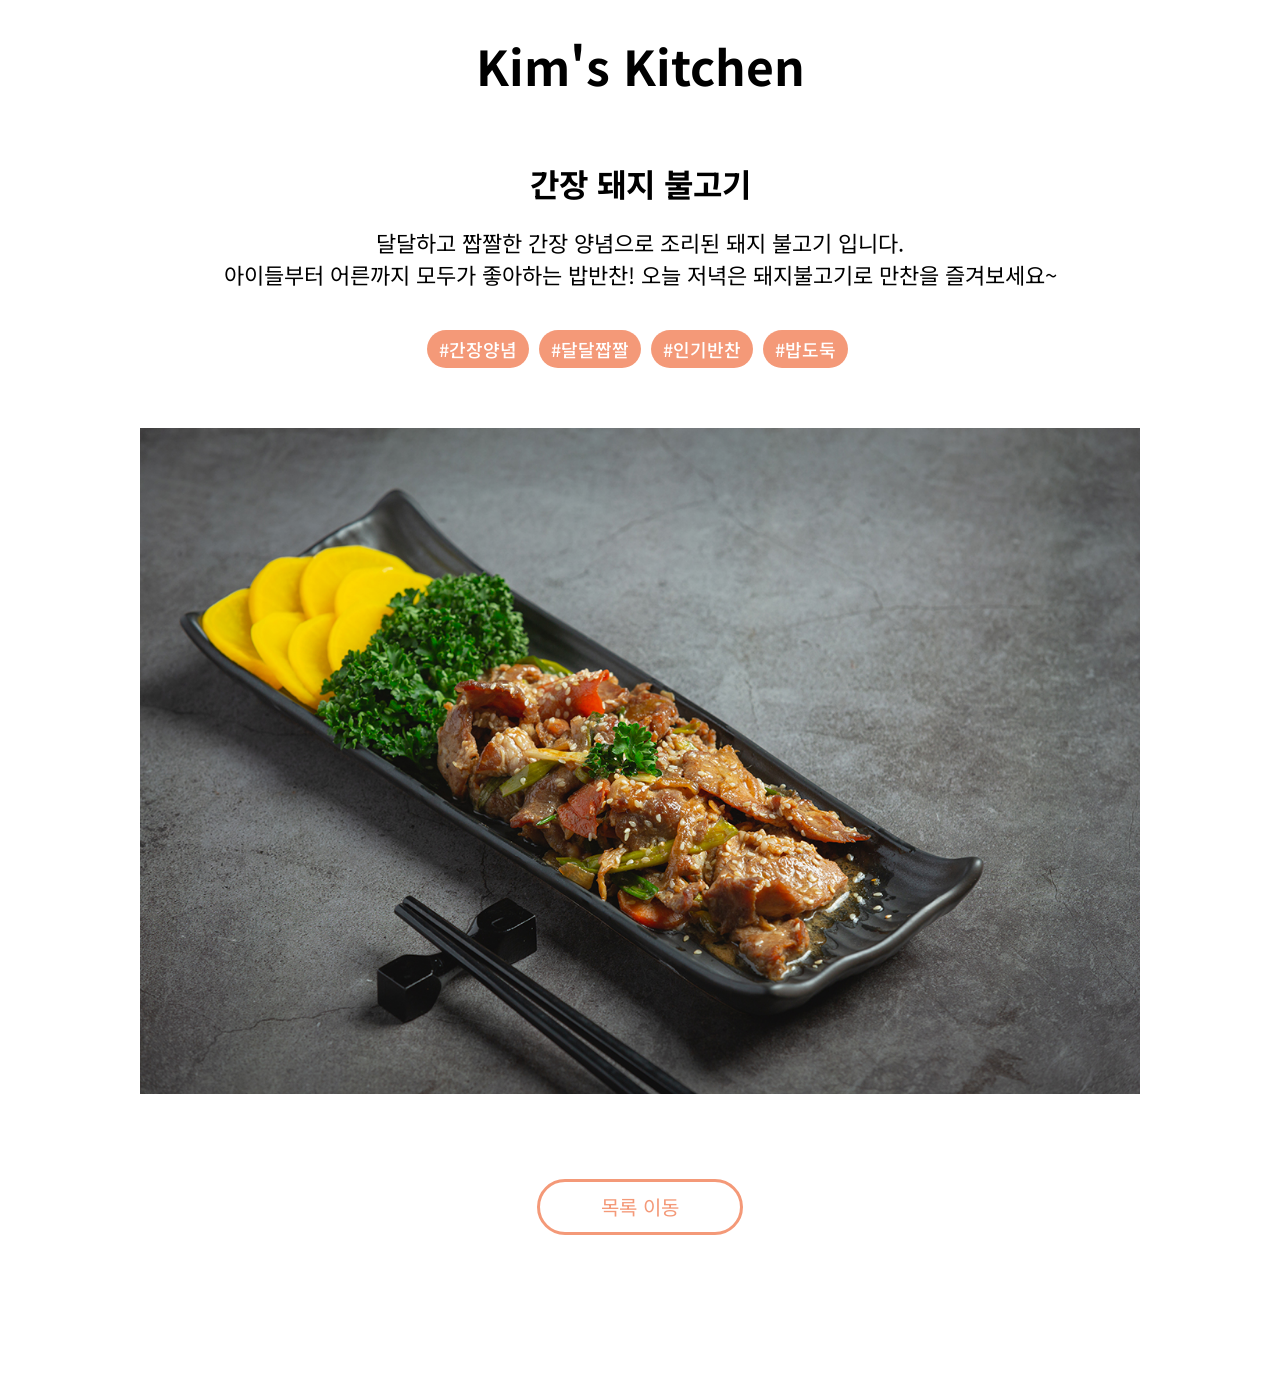
<file: project/kims-kitchen/contents/recipe-detail3.html>
<!DOCTYPE html>
<html lang="ko">
    <head>
        <meta charset="utf-8">
        <title>Kim's kitchen | 킴스 키친</title>

        <link href="https://fonts.googleapis.com/css2?family=Noto+Sans+KR:wght@100..900&display=swap" rel="stylesheet">

        <link rel="stylesheet" href="css/recipe-detail.css">
    </head>

    <body>
    
        <h1>Kim's Kitchen</h1>

        <div class="detail-content">

            <div class="title">

                <h2>간장 돼지 불고기</h2>

                <p class="des">
                    달달하고 짭짤한 간장 양념으로 조리된 돼지 불고기 입니다. <br> 아이들부터 어른까지 모두가 좋아하는 밥반찬! 오늘 저녁은 돼지불고기로 만찬을 즐겨보세요~
                </p>

                <p class="keyword">
                    <span>#간장양념</span>
                    <span>#달달짭짤</span>
                    <span>#인기반찬</span>
                    <span>#밥도둑</span>
                </p>

            </div>

            <div class="main-img">
                <img src="../img/example1/bulgogi_detail.jpg" alt="간장 돼지 불고기 상차림">
            </div>

            <a href="../kims-kitchen.html" class="back">목록 이동</a>

        </div>

    </body>
</html>
</file>
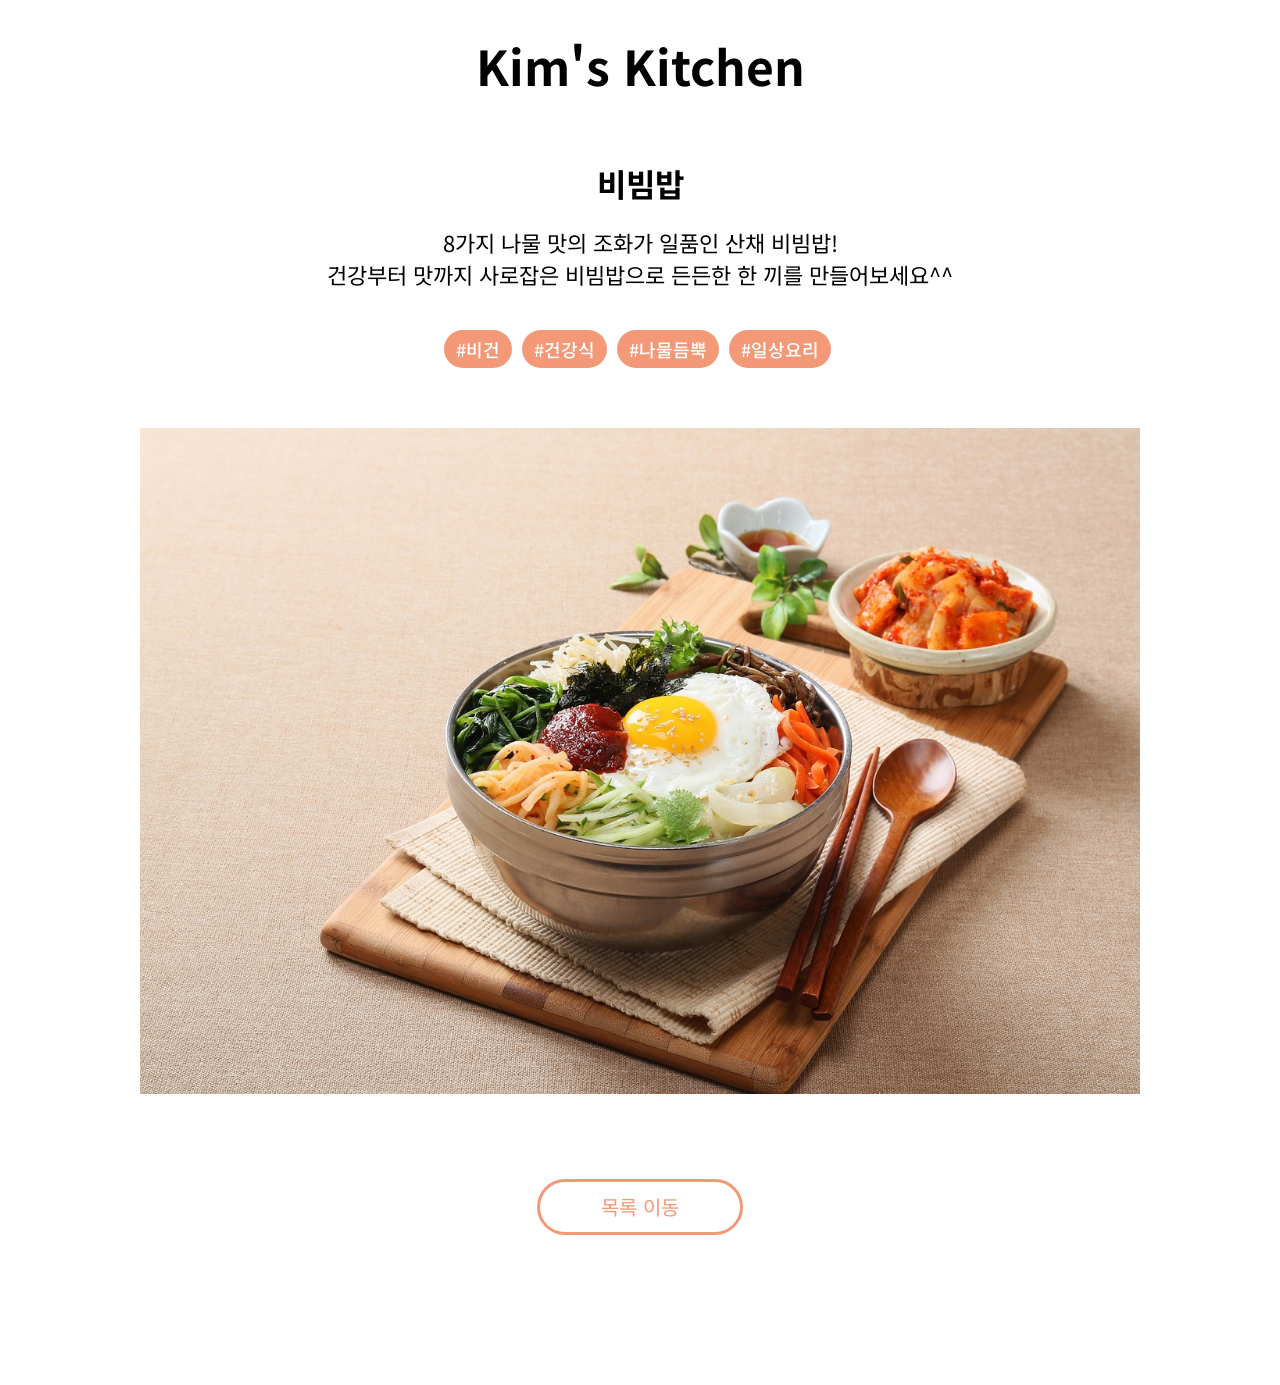
<file: project/kims-kitchen/contents/recipe-detail4.html>
<!DOCTYPE html>
<html lang="ko">
    <head>
        <meta charset="utf-8">
        <title>Kim's kitchen | 킴스 키친</title>

        <link href="https://fonts.googleapis.com/css2?family=Noto+Sans+KR:wght@100..900&display=swap" rel="stylesheet">

        <link rel="stylesheet" href="css/recipe-detail.css">
    </head>

    <body>
    
        <h1>Kim's Kitchen</h1>

        <div class="detail-content">

            <div class="title">

                <h2>비빔밥</h2>

                <p class="des">
                   8가지 나물 맛의 조화가 일품인 산채 비빔밥! <br>
                   건강부터 맛까지 사로잡은 비빔밥으로 든든한 한 끼를 만들어보세요^^
                </p>

                <p class="keyword">
                    <span>#비건</span>
                    <span>#건강식</span>
                    <span>#나물듬뿍</span>
                    <span>#일상요리</span>
                </p>

            </div>

            <div class="main-img">
                <img src="../img/example1/bibimbap_detail.jpg" alt="비빔밥 상차림">
            </div>

            <a href="../kims-kitchen.html" class="back">목록 이동</a>

        </div>

    </body>
</html>
</file>
<file: css/common.css>
@charset "utf-8";

/**** COMMON **********************************************************************/

/* 공동으로 사용할 css를 모아놓은 파일 */

/* float해제를 위한 가상요소 */
.clearfix::after {
    content: "";
    display: block;
    clear: both;
}

/* 안쪽에서 컨텐츠 너비를 잡아줄 때 사용할 클래스 */

.inner {
    width: 1280px;
    margin: 0 auto;
}

/* 구글 웹폰트 */
/* 
    1) merriweather 폰트사용
    font-family: "merriweather", serif;
    font-weight: 300 | 400 | 700 | 900;

    2) 나눔 고딕
    font-family: "Nanum Gothic", sans-serif;
    font-weight: 400 | 700 | 800;

*/

/* 본문 영역 제목에 공통으로 적용될 디자인 */

.sec-tit {
    
    color: rgb(207,102,26);
    text-align: center;
    margin-bottom: 40px;

    font-size: 28px;
    font-family: "merriweather", serif;
    font-weight: 400;

}

.eng {
    font-family: "merriweather", serif;
    font-weight: 400;
}

body {
    font-family: "Nanum Gothic", sans-serif;
    font-weight: 400;
    color: #333;

}
</file>
<file: css/header.css>
@charset "utf-8";

/**** HEADER **********************************************************************/

header {
    
    width: 100%;
    background-color: rgba(255, 255, 255,0.9);
    border-bottom: 1px solid #eee;

    position: fixed;
    left: 0;
    top: 0;

    z-index: 9999; /* 쌓이는 순서 제일 위로 설정 */
}

header a {
    /* header 하위의 모든 a 태그 선택 */
    color: #333;
}

header .header-top {
    width: 100%;
    background-color: lightgray;
    height: 40px;
    line-height: 40px;
    font-size: 15px;
}

header .header-top ul {
    width: 1280px;
    margin: 0 auto;
    text-align: right;
    /* inline-block 적용 후, 상위요소에 align값 적용해야함 */
}

header .header-top ul li {
   
    float: none;
    /* 속성의 기본값 반응형 웹 구현시 필요 */
    display: inline-block;
    margin-left: 10px;
}

header .header-top ul li a:hover {
    color: rgb(47,28,17);
    font-weight: 600;
}

header .header-top ul li:last-child a {

    width: 60px;
    height: 40px;

    /*  
   background-color: rgb(47,28,17);
   background-image: url(../img/ico_user_info_line.png);
   background-repeat: no-repeat;
   background-position: center;  
   한꺼번에 속성 적용 - background : 색, 이미지, 반복, 위치
   */
    /* background: none; */

    background: rgb(47, 28, 17) url(../img/ico_user_info_line.png) no-repeat center;

    text-indent: -9999px;
    /* block일때는 적용 안됨 */
    text-align: left;

}

header .header-bottom {
    
    width: 1280px;
    margin: 0 auto;
    height: 100%;
}

header .header-bottom .logo {
    
    float: left;
    height: 100%;
    padding: 15px 0;
    box-sizing: border-box;

    margin-right: 50px;
}

header .header-bottom .logo img {
    height: 70px;
    display: block;
}

header .header-bottom .gnb {
  
   float: left;
}

header .header-bottom .gnb ul li {
    
    margin: 0 20px;
}

header .header-bottom .gnb ul li a {
    color: rgb(47,28,17);
    text-transform: uppercase;
    font-size: 18px;
    font-family: arial;
    font-weight: 700;
    line-height: 100px;
}

header .header-bottom .gnb ul li.active a {
    
}

header .header-bottom .gnb ul li a:hover {
    color: rgb(207,102,26);
}

header .header-bottom .search {
    /* outline: 2px solid rgb(0, 134, 90); */
    float: right;
    height: 100px;

}

.search input {
    height: 30px;
    border: 0; /* border: none; */
    outline: 0;
    margin-top: 35px;
    vertical-align: middle;
}

.search input[type="text"] {
    background-color: rgb(230, 230, 230);
    border-bottom: 1px #ccc;
}

.search input[type="submit"] {
    
    background-color: transparent;
    background-image: url(../img/ico_search.png);
    background-repeat: no-repeat;
    background-position: right;

    width: 24px;

    font-size: 0;
    text-indent: -9999px;
    cursor: pointer;
}
</file>
<file: css/index.css>
@charset "utf-8";
/**** INDEX **********************************************************************/
/**** MAIN **********************************************************************/

main {

    /* background-color: antiquewhite; */
    margin-top: 140px;
    width: 100%;
    margin-bottom: 80px;
}

main .promotion {

    width: 100%; /* width랑 max-width값 같이 설정할 것 */
    max-width: 1920px; /* 최대값 설정 */
    margin: 0 auto; 
    height: 700px;
    background: url(../img/main_forest.jpg) no-repeat top/cover; 
}

main .promotion a {
    width: 100%;
    height: 100%;
    font-size: 0;
}

main .event {
    width: 100%;
    max-width: 1920px;
    margin: 0 auto;
}

main .event a img {
    width: 100%; /*  */
    display: block;
}

/**** SECTION *******************************************************************/

/* section {}
section > article {} */

/**** ARTICLE 1 .md-pick *********************************************************/

article.md-pick {
    
    width: 1280px;
    margin: 0 auto 100px;
} 

/* article.md-pick .md-wrap {
    background-color: antiquewhite;
 } 
*/

article.md-pick .md-box {
    
    width: 25%;
    float: left;
}

.md-box .photo {
    margin-bottom: 40px;
    /* outline: 2px solid blue; */
    position: relative; /* quick의 기준 */
}

.md-box .photo img {
    width:100%;
    display: block;
    transition: all 0.6s;
}

.md-box .photo .quick {

    color: white;
    font-weight: 600;
    font-size: 18px;
    text-transform: uppercase;
    letter-spacing: 1.2px;
    background-color: rgb(243,130,0);

    display: inline-block;
    padding: 10px 20px;

    position: absolute;
    left: 50%;
    bottom: 20%;

    transform: translateX(-50%);
    display: none;

    transition: all 0.6s;
}

/* hover 적용 */

.md-box .photo:hover img {
    opacity: 0.4;
}

.md-box .photo:hover .quick {
    display: inline-block;
}


.md-box .caption {
    text-align: center;
    padding: 0 5%;
}

.md-box .caption h3 {
    color: #333;
    font-weight: 700;
    font-size: 18px;
    margin-bottom: 20px;
}

.md-box .caption p {
    color: #333;
}

.md-box .caption .des {
    color: #333;
    margin-bottom: 10px;
}

.md-box .caption .price {
    font-weight: 700;
    color: rgb(207,102,26);
}



/**** ARTICLE 2 .new *********************************************************/

article.new {
    width: 1280px;
    margin: 0 auto 100px;
}

article.new .new-box {
    /* outline: 1px solid red; */
    width: 32%;
    float: left;
}

article.new .new-box~.new-box {
    margin-left: 2%;
}

article.new .new-box > a { /* img를 담는 박스 */
    margin-bottom: 30px;
    overflow: hidden;
}

article.new .new-box > a img {
    width: 100%;
    display: block;
    transition: all 0.5s;
}

article.new .new-box > a:hover img {
    transform: scale(1.3);  
}

article.new .new-box h3 {
    font-size: 18px;
    text-align: center;
    font-family: "merriweather", serif;
    font-weight: 700;
}

article.new .new-box h3 a {
    color: rgb(207,102,26);
}

article.new .new-box h3 a:hover {
    text-decoration: underline;
}

/**** ARTICLE 3 .instagram *********************************************************/

article.instagram {
    width: 100%;
    background-color: rgb(124,81,161);
    padding: 60px 0;
}

article.instagram .sec-tit {
    color: white;
    font-family: "Nanum Gothic", sans-serif;
    font-weight: 700;
}

article.instagram .thumb-list {
   margin-bottom: 50px;
}

article.instagram .thumb-list li {
    width: 16.66%;
    overflow: hidden;
}

article.instagram .thumb-list li img {
    width: 100%;
    display: block;
    transition: all 0.6s;
}

article.instagram .thumb-list li:hover img {
    transform: scale(1.2);
    opacity: 0.7;
}

article.instagram .follow-btn {

    margin-top: 50px;

    background-color: rgb(243,130,0);
    color: white;
    font-size: 18px;
    font-weight: 700;
    font-family: "merriweather", serif;
    text-transform: uppercase;
    display: inline-block;
    padding: 10px 20px;

    /* button position arrangement */
    position: relative;
    left: 50%;
    transform: translateX(-50%); /* 무조건 중앙에 배치 */

}
</file>
<file: css/footer.css>
@charset "utf-8";

/**** FOOTER ******************************************/

footer {
    width: 100%;
    background-color: lightgray;
    padding: 60px 0;
}

footer a {
    color: #333;
}

footer a:hover {
    text-decoration: underline;
    font-weight: 600;
}

footer .sitemap {
    /* outline: 1px solid red; */
    margin-bottom: 30px;
    
}

footer .sitemap .mapbox {
    /* outline: 1px solid blue; */
    width: 16.66%;
    float: left;
}

footer .sitemap .mapbox h3 {

    color: rgb(207,102,26);
    font-size: 18px;
    font-weight: 400;
    font-family: "merriweather", serif;
    margin-bottom: 20px;

}

footer .sitemap .mapbox ul li {
    float: none;
    line-height: 30px;
}

footer .footer-bottom {
    border-top: 1px solid #333;
    padding-top: 30px;

    position: relative;
}

footer .footer-bottom .links {
    margin-bottom: 20px;
}

footer .footer-bottom .links a {
    display: inline-block;
    margin-right: 8px;
    padding-right:10px;

    position: relative;
}

footer .footer-bottom .links a::after {

    content: "";
    width: 1px;
    height: 16px;
    background-color: #333;
    display: block;

    position: absolute;
    top: 2px;
    left: 100%;
}

footer .footer-bottom .links a:last-child::after {
    display: none;
}

footer .footer-bottom .sns {
    position: absolute;
    right: 0;
    top: 31px;
}

footer .footer-bottom .sns a {
    width: 40px;
    height: 40px;

    float: left;
    margin-left: 10px;
    font-size: 0;
}

footer .footer-bottom .sns a img {
    width: 100%;
    display: block;
}

/* sns icon - 배경 이미지로 삽입 */

footer .footer-bottom .sns a:nth-child(2) {
    background-image: url(../img/ico_sns.png);
    background-position: 40px;
}

footer .footer-bottom .sns a:nth-child(3) {
    background-image: url(../img/ico_blog_hover.png);
    background-repeat: no-repeat;

}

footer .footer-bottom .sns a:nth-child(3):hover {
    background-position: right;
}

footer .footer-bottom .sns a:nth-child(4) {
    background-image: url(../img/ico_twitter_hover.png);
    background-repeat: no-repeat;
   
}

footer .footer-bottom .sns a:nth-child(4):hover {
    background-position: right;
}
</file>
<file: project/pedal/css/example_answer.css>
@charset "utf-8";

/** RESET *********************************************************************************/
/* 단락구분을 위한 주석처리 */

* {
    margin: 0;
    padding: 0;
}

ul,
ol,
li {
    list-style: none;
}

a {
    text-decoration: none;
}

h1,
h2,
h3,
h4,
h5,
h6 {
    font-size: 100%;
    /* 웹기준 브라우저가 기본으로 가지고 있는 폰트 사이즈로 씀 */
}

/* float 해제하는 가상요소 */
.clear::after {
    content: "";
    display: block;
    clear: both;
}

/** COMMON(공통 디자인) *************************************************************/

.title {

    font-size: 30px;
}


/* (영역 '내부'에서) 컨텐츠 너비를 잡아주는 공통 클래스 */
.inner {
    width: 960px;
    margin: 0 auto;
    /* outline: 2px solid crimson; */

}

/** MAIN **************************************************************************/
/* 상대 경로 내가 작성중인 문서를 기준으로 (../)
절대 경로 루트파일 (/)  */

body {
    color: white;
    background-image: url(../images/bg.jpg);
}

header {
    width: 100%;
    height: 100px;
    background-image: url(../images/bg-header.jpg);

    position: fixed;
    left: 0;
    top: 0;
    z-index: 999;
}

header .logo {

    float: left;
    height: 100px
        /* header의 height와 동일 */
    ;
    /* background-color: yellow; */
    background-image: url(../images/header-triangle.png);
    background-repeat: no-repeat;
    background-position: right top;

    padding-right: 120px;
    margin-left: 32px;
}

header .logo a {
    display: block;
    margin-top: 30px;
}

header .gnb {
    float: right;
}

header .gnb ul li {
    display: inline-block;
    margin-left: 14px;
    line-height: 100px;
    position: relative;
    /* 가상요소 before의 기준! */
}

header .gnb ul li::before {
    content: "/";
    position: absolute;
    left: -12px;
}

header .gnb ul li:first-child::before {
    display: none;
}

header .gnb ul li a {
    color: #d9d9d9;

}

header .gnb ul li a:hover {
    text-decoration: underline;
    color: orangered;
}

/** SECTION 1 ************************************************************/

section {
    width: 960px;
    margin: 0 auto 50px;
    background: url(../images/bg-triangle.png) no-repeat;
}

section .about {
    /* outline: 1px solid rgb(128, 128, 255); */
    height: 550px;
    background: url(../images/triangles.png) no-repeat 124px 142px;

    position: relative;
    /* title 과 .txt-box의 기준 */

    border-bottom: 1px solid silver;
    margin-bottom: 15px;
}

section .about .title {
    position: absolute;
    right: 170px;
    top: 145px;
}

section .about .txt-box {
    width: 250px;
    font-size: 14px;

    position: absolute;
    right: 0;
    bottom: 15px;

    /* relative는 left top값으로만 설정 가능 */
}

section .about .txt-box p {
    margin-bottom: 10px;
}

section .about .txt-box p:first-child {
    font-size: 16px;
    font-weight: 600;
    color: yellow;
}

section .about .txt-box p a {
    color: white;
}

section .about .txt-box p a:hover {
    background-color: white;
    color: orangered;
    font-weight: 700;
}

/** SECTION 2 ************************************************************/


section .content .title {
    font-size: 24px;
    margin-bottom: 20px;
}

.box-wrap .box {
    
    width: 23%;
    float: left;
}

/* 형제요소 선택자 (~) : 첫째 요소를 제외한 나머지 형제요소 선택 */
.box-wrap .box~.box {
    margin-left: 24px;
}

.box-wrap .box img {
    width: 100%;

}

.box-wrap .box p {

    font-size: 14px;
    border-bottom: 1px solid #eee;
    padding: 10px 0;
    letter-spacing: -0.6px;
}

.box-wrap .box p:last-child, .box-wrap .box ul li:last-child {
    border-bottom: 0;
    /* or "none" */
}

.box-wrap .box ul li {
    font-size: 14px;
    border-bottom: 1px solid #eee;
    padding: 10px 0;
    letter-spacing: -0.6px;
}

/** FOOTER **********************************************************************/

footer {
    width: 100%;
    background-image: url(../images/bg-header.jpg);
    padding: 20px 0 60px;
}

footer a {
    color: silver;
}

footer a:hover {
    color: orangered;
}

footer ul.links {
    width: 960px;
    margin: 0 auto;
    text-align: right;
}

footer ul li {

    display: inline-block;
    position: relative;
    margin-left: 10px;

    /* 가상요소 기준 */

}

footer ul li:first-child::after {
    display: none;
}

footer ul li::after {

    content: "|";
    display: block;
   /*  width: 2px;
    height: 20px; */
    position: absolute;
    left: -10px;
    top: 1px;

    background-color: sliver;
}
</file>
<file: contents/css/coffeebeanstory.css>
@charset "utf-8";

/* COFFEEBEANSTORY.CSS **********************************************/

@import url(/css/header.css); /* '/'루트폴더 기준 */
@import url(/css/footer.css);


/* .breadcrumb ******************************************************/

.breadcrumb {

    background-color: rgb(105,81,157);
    width: 100%;
    height: 30px;
    line-height: 30px;
    margin-top: 140px;

}

/* .breadcrum width 100%; content 너비 설정 .inner 추가 */
    
/*   width: 1280px;
    margin: 0 auto; -컨텐츠 너비 설정 common.css에 있는거 연결
*/

.breadcrumb ul li {
    /* outline: 1px solid red; */
    margin-right: 20px;
    background: url(../img/img_arr_location.png) no-repeat right;
    padding-right: 24px;
}


.breadcrumb ul li:last-child {
    background: none;
    padding-right: 0;
}

/* 100%일 때는 원하는 위치에 있으나 비율을 달리 했을 때는 위치가 이동됨..???
    콘텐츠 너비 값 설정 및 여백 설정
*/


.breadcrumb ul li a {
    color: white;
    
}

.breadcrumb ul li a:hover {
    text-decoration: underline;
    font-weight: 700;
}


/* main ***************************************************************************************/

main {
    width: 100%;
    max-width: 1920px; /* 화면 비율 줄였을 때도 화면 너비 고정 */
    margin: 0 auto 60px;
}

main img {
    width: 100%;
    display: block;
}

/* section article 1 ***************************************************************************/

/* value-list **********************************************************************************/

article.value {
   margin-bottom: 80px;
   
}

article.value .value-list {

    width: 1280px;
    margin: 0 auto 50px;
    border-bottom: 1px solid rgb(124,81,161);
    padding-bottom: 50px;

}

/* 1) 가상요소 after에 배경이미지 처리 */



article.value .value-list li {
    /* outline: 1px solid blue; */
    width: 25%;
    text-align: center;
    position: relative;
}

article.value .value-list li~li::after {

    content: "";
    display: block;
    width: 40px;
    height: 40px;

    background: url(../img/bg_plus_icon.gif) no-repeat;

    position: absolute;
    left: -20px;
    top: 60px;
}

/* 2) width, margin으로 조정 */

/* article.value .value-list li {
    outline: 1px solid red;
    text-align: center;
    width: 340px;
    background: url(../img/bg_plus_icon.gif) no-repeat 0 60px;
    
    margin: 0 -20px;
}

article.value .value-list li:first-child {
    background: none;
} */

article.value .value-list li img {
    margin-bottom: 25px;
}

article.value .value-list li .txt-box {
    padding: 0 20px;
}


article.value .value-list li .txt-box, .value .value-list li dl {
    /* background-color: lightcyan; */
    color: #333;
    margin: 20px 0;
    text-align: center;
    line-height: 1.5rem;
    
}

article.value .value-list li .txt-box h3, article.value .value-list li dt {
    color: rgb(124,81,161);
    font-family: "merriweather", serif;
    font-size: 18px;
    font-weight: 600;
    text-transform: uppercase;

    margin-bottom: 10px;
}


article.value .value-list li dl dd.point {

    color: rgb(124,81,161);

    font-family: "merriweather", serif;
    font-size: 16px;
    font-weight: 700;
    text-transform: uppercase;

    margin-top: 10px;
    letter-spacing: -0.6px;
}


/* value-des/conclusion **************************************************************************/

article.value .value-des {
    
    text-align: center;

}

article.value .value-des p {
    color: #333;
    margin-bottom: 30px;
    line-height: 1.8rem;
    font-size: 20px;
}

article.value .value-des .conclusion {
    color:rgb(207,102,26);
    font-size: 32px;
    font-weight: 700;
}


/* section article 2 ******************************************************************************/
/* section article 2 specialty *****************************************************************************/


article.specialty {
    width: 100%;
    max-width: 1920px;
    margin: 0 auto 80px;

}

article .specialty img {
    width: 100%;
    display: block;
}

/* section article 3 product **********************************************************************/

article.product .coffee {
    width: 1280px;
    margin: 0 auto 80px;
}

article.product .tea {
    width: 100%;
    background-color: rgb(234,216,192);
    padding: 80px 0;

}

article.product .tea .title span {
    background-color: rgb(234,216,192);
}




/* coffee & tea 공통 디자인 적용 */

/* article.product > article {
    width: 1280px;
    margin: 0 auto 80px;
} 
*/

article.product .title {
    font-family: "merriweather", serif;
    font-weight: 700;
    font-size: 32px;
    color: rgb(207,102,26);
    margin-bottom: 20px;
    text-align: center;

    background: url(../img/bg_bar6.gif) repeat-x center;
}

article.product .title span {
    background-color: white;
    padding: 0 30px;
}

article.product .sub-title {
    color: rgb(207,102,26);
    font-family: "merriweather", serif;
    font-weight: 400;
    font-size: 20px;

    color: rgb(51,51,51);
    line-height: 1.4;
    margin-bottom: 30px;
    text-align: center;
}

article.product .description {
  
    font-weight: 400;
    font-size: 18px;

    color: rgb(51,51,51);
    line-height: 1.4;
    margin-bottom: 40px;
    text-align: center;
}

article.product .img-list {
  
    margin-bottom: 60px;
}

article.product .img-list li {
    /* outline: 2px solid red; */
    width: 32%;
    overflow: hidden;
}

article.product .img-list li~li {
    margin-left: 2%;
}

article.product .img-list li img {
    width: 100%;
    transition: all 0.6s;
    display: block; /* 이미지는 인라인 요소라서 block으로 바꾸어야 기본 적용된 여백 없어짐 */
}

article.product .img-list li:hover img {
    transform: scale(1.2);
}

article.product .btn { /* block */
    text-align: center;
}

article.product .btn a { /* inline */

    color: white;
    background-color: rgb(243,130,0);
    display: inline-block;

    font-size: 18px;
    font-family: "merriweather", serif;
    text-transform: uppercase;
    padding: 16px 40px;
    color: rgb(255,255,255);

}

/* 
div 태그 안에 a 태그가 있는 거라서 a 태그가 인라인 요소인 것을 활용하여 text-align 설정 
a 태그는 div 블록 안에서만 움직임
*/


/* 

.coffee {
  
    width: 1280px;
    margin: 60px auto 0;

}

.coffee .title, .coffee .sub-title {
    background-color: lightyellow;
    font-family: "merriweather", serif;
    color: rgb(207,102,26);
    line-height: 2.5rem;
    text-align: center;
}

.coffee .title {
    font-size: 32px;
    font-weight: 600;
}

.coffee .sub-title {
    font-size: 18px;
}

.coffee .description {
    background-color: lightyellow;
    margin-top: 10px;
    margin-bottom: 30px;
    text-align: center;
    line-height: 1.5rem;
    font-size: 16px;
}

.coffee .img-list {
    width: 100%;
    
}

.coffee .img-list li{
    
    width: 32%;
    overflow: hidden;
}

.coffee .img-list li:nth-child(even) {
    margin: 0 2%;
}

.coffee .img-list li img {
    width: 100%;
    display: block;
}

.coffee .img-list li img:hover {
    transform: scale(1.2);
    transition: all 0.7s;
}

.coffee .btn {

    background-color: rgb(243,130,0);
    display: inline-block;

    margin: 50px 0;


}

.coffee .btn:hover {
    background-color: chocolate;
}

.coffee .btn a {
    color: white;
    padding: 15px 30px;
    text-transform: uppercase;
    font-family: "merriweather", serif;
    font-size: 20px;
}



*/


/* section article 2 tea ********************************************************************************/
/* 
.tea {
    width: 1280px;
    margin: 140px auto 0;
}

.tea .title, .tea .sub-title {
    font-family: "merriweather", serif;
    color: rgb(207,102,26);
    line-height: 2.5rem;
    text-align: center;
}

.tea .title {
    font-size: 32px;
    font-weight: 600;
}

.tea .sub-title {
    font-size: 18px;
}

.tea .description {
    margin-top: 10px;
    margin-bottom: 30px;
    text-align: center;
    line-height: 1.5rem;
    font-size: 16px;
}

.tea .img-list {
    width: 100%;
}

.tea .img-list li {
    width: 32%;
    overflow: hidden;
}

.tea .img-list li:nth-child(even) {
    margin: 0 2%;
}

.tea .img-list li img {
    width: 100%;
    display: block;
}

.tea .img-list li img:hover {
    transform: scale(1.2);
    transition: all 0.7s;
}

.tea .btn {

    background-color: rgb(243,130,0);
    display: inline-block;

    padding: 15px 30px;
    margin: 50px 0;


}

.tea .btn:hover {
    background-color: chocolate;
}

.tea .btn a {
    color: white;
    text-transform: uppercase;
    font-family: "merriweather", serif;
    font-size: 20px;
}
 */
</file>
<file: project/kims-kitchen/css/kims-kitchen.css>
@charset "utf-8";

/* reset */

* {
    margin: 0;
    padding: 0;
}

ul,
ol,
li {
    list-style: none;
}

a {
    text-decoration: none;
}

h1,
h2,
h3,
h4,
h5,
h6

/* ,는 그룹 선택자 */
    {
    font-size: 100%;
    font-weight: normal;
    /* = 400 */
}

/* 공통으로 사용할 디자인 */
/* float 해제를 위한 클래스 */

.clearfix::after {
    content: "";
    display: block;
    clear: both;
}

body {
    font-family: "Noto Sans KR", sans-serif;
    font-weight: 400;
}

.container

/* 가장 상위 요소 (부모) */
    {

    width: 100%;
    background-color: rgb(246, 243, 232);
    padding: 100px 0;

}

.recipe {
    width: 1280px;
    /* outline: 3px red solid; */
    margin: 0 auto;
}

.recipe .title {
    /* background-color: lightcyan; */
    margin-bottom: 50px;
}

.recipe .title h2 {
    font-size: 40px;
    font-weight: 700;
}

.recipe .title p {
    font-size: 20px;
    color: #555;
}

.recipe .content .box {
    /* outline: 3px solid red; */
    float: left;

    /* float된 요소가 width값이 설정되지 않았을 경우 
        내용만큼의 너비width값을 갖는다.
    */

    /* 
     1) 전체 공간을 1/4 (여백까지 포함)
     width: 25%;
     padding: 0 20px;
     box-sizing: border-box; 
    */

    /* 2) 여백을 제외한 너비 설정*/
    width: 23.5%;
}

.recipe .content .box ~ .box {
    margin-left: 2%;

}

.box img {
    width: 100%;
    /* px이 아닌 %로 이미지 크기 조절할 것. */
    border-radius: 12px;
    margin-bottom: 20px;
    box-shadow: 0 2px 8px rgba(43, 43, 43, 0.7);
}

.box .info { 
   padding: 0 10px;
   
   /* block요소는 부모만큼 너비를 모두 사용하는 것이 기본값 (컨텐츠+패딩+보더)
   width값을 설정할 경우, 컨텐츠의 너비를 설정하는 것이 되므로 
   패딩, 보더까지 넣을 경우에는 컨텐츠 너비에 모두 포함되도록 box-sizng이 필요! */
}

.box .info h3 {
    font-size: 22px;
    font-weight: 600;
    margin-bottom: 6px;
}

.box .info h3 a {
    color: #333;
}

.box .info h3 a:hover {
    color: crimson;
}

.box .info p {
    font-size: 18px;
    color: #666
}
</file>
<file: project/kims-kitchen/contents/css/recipe-detail.css>
@charset "utf-8";

/* reset 설정 */

* {
    margin: 0;
    padding: 0;
}

ul, ol, li {
    list-style: none;
}

a {
    text-decoration: none;
    color: #333;
    display: block;
}

h1, h2, h3, h4, h5, h6 {
    font-size: 100%;

}

body {
    font-family: "Noto Sans KR", sans-serif;
    font-weight: 400;
}

h1 {
    font-size: 3rem;
    padding: 30px 0;
    text-align: center;
    margin-bottom: 30px;
    /* background-color: gainsboro; */
}

.detail-content {
    /* background-color: mistyrose; */
    margin-bottom: 150px;
}

.detail-content .title {
    margin-bottom: 60px;
    text-align: center;
}

.detail-content .title h2 {
    font-size: 2rem;
    margin-bottom: 20px;
}

.detail-content .title .des {
    font-size: 22px;
    margin-bottom: 40px;
}

.detail-content .title .keyword span {
    font-size: 18px;
    background-color: rgb(244, 153, 120);
    padding: 6px 12px;
    border-radius: 30px;

    display: inline-block;
    font-weight: 500;
    margin-right: 6px;
    color: #fff;
}

.detail-content .main-img {
    /* outline: 2px lightblue; */
    width: 80%;
    margin: 0 auto 80px;
    max-width: 1000px;
}

.detail-content .main-img img{
    width: 100%
}

.detail-content .back {
    border: 3px solid rgb(244, 153, 120);
    font-size: 20px;
    width: 200px;
    text-align: center;
    line-height: 50px;
    border-radius: 50px;
    color: rgb(244, 153, 120);
    margin: 0 auto;

}

.detail-content .back:hover {
    background-color: rgb(244, 153, 120);
    color: white;
    font-weight: 600;
}
</file>
